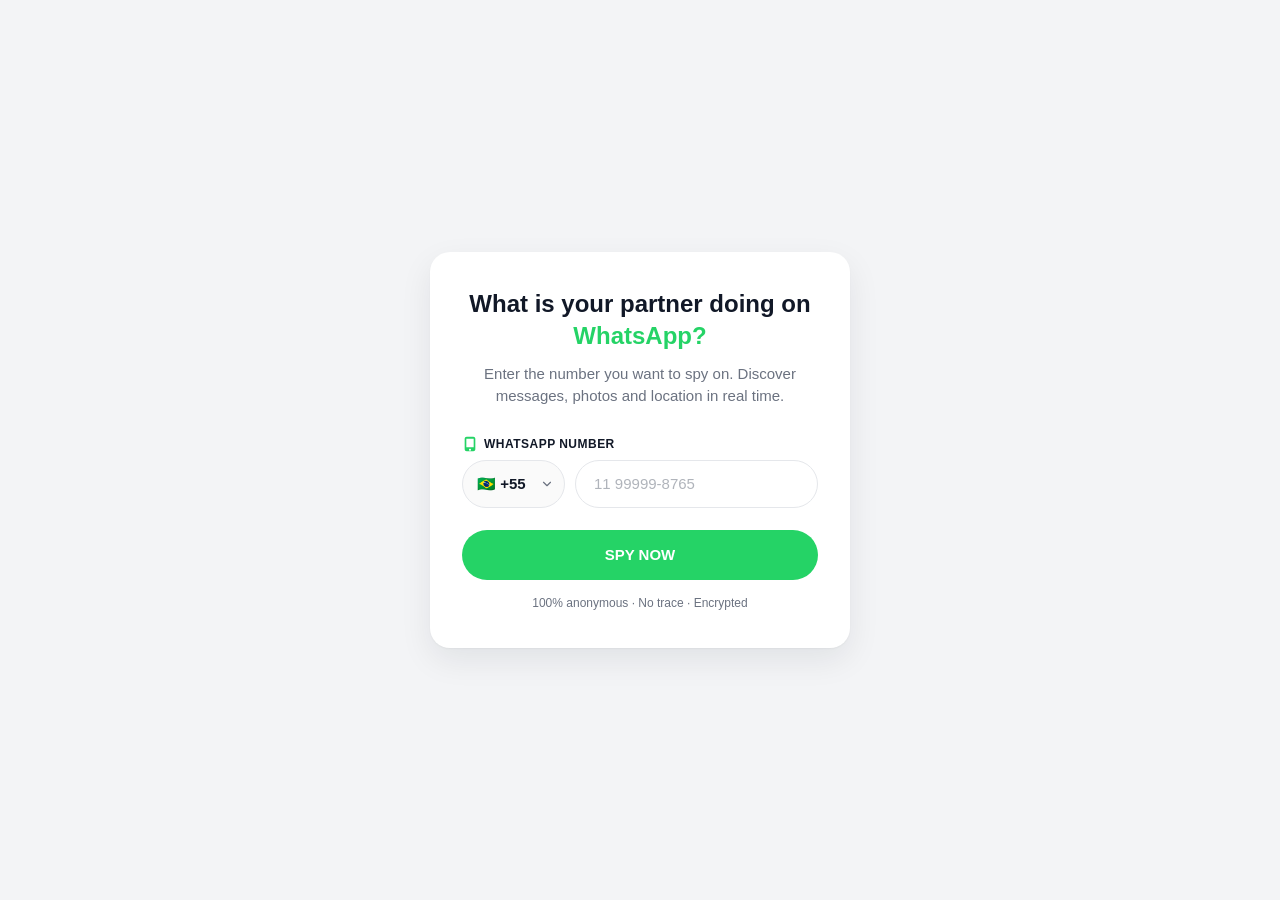
<file: index.html>
<!DOCTYPE html>
<html lang="en">
<head>
  <meta charset="UTF-8" />
  <meta name="viewport" content="width=device-width, initial-scale=1.0" />
  <title>WhatsOferta</title>
  <link rel="stylesheet" href="assets/css/style.css" />
</head>
<body>
  <main class="page">
    <div class="card">
      <h1 class="card__title">What is your partner doing on <span>WhatsApp?</span></h1>
      <p class="card__text">
        Enter the number you want to spy on. Discover messages, photos and location in real time.
      </p>

      <form class="form" id="offer-form">
        <label class="field-label" for="phone">
          <svg class="field-label__icon" width="16" height="16" viewBox="0 0 24 24" fill="none" xmlns="http://www.w3.org/2000/svg">
            <path d="M17 1H7C5.34 1 4 2.34 4 4v16c0 1.66 1.34 3 3 3h10c1.66 0 3-1.34 3-3V4c0-1.66-1.34-3-3-3zm-5 21c-.83 0-1.5-.67-1.5-1.5S11.17 19 12 19s1.5.67 1.5 1.5S12.83 22 12 22zM17.5 17h-11V4h11v13z" fill="currentColor"/>
          </svg>
          WhatsApp Number
        </label>

        <div class="phone-input">
          <select class="phone-input__code" id="phone-ddi" name="ddi" aria-label="Country code">
            <option value="55" data-placeholder="11 99999-8765" selected>🇧🇷 +55</option>
            <option value="1" data-placeholder="201 555-0123">🇺🇸 +1</option>
            <option value="351" data-placeholder="912 345 678">🇵🇹 +351</option>
            <option value="54" data-placeholder="11 2345-6789">🇦🇷 +54</option>
            <option value="598" data-placeholder="9 1234 5678">🇺🇾 +598</option>
            <option value="595" data-placeholder="981 234567">🇵🇾 +595</option>
            <option value="591" data-placeholder="71234567">🇧🇴 +591</option>
            <option value="56" data-placeholder="9 1234 5678">🇨🇱 +56</option>
            <option value="57" data-placeholder="300 1234567">🇨🇴 +57</option>
            <option value="58" data-placeholder="412 1234567">🇻🇪 +58</option>
            <option value="34" data-placeholder="612 345 678">🇪🇸 +34</option>
            <option value="44" data-placeholder="7700 900123">🇬🇧 +44</option>
          </select>
          <input
            class="phone-input__number"
            type="tel"
            id="phone"
            name="phone"
            placeholder="11 99999-8765"
            inputmode="numeric"
            autocomplete="tel-national"
            required
          />
        </div>
        <span class="field-error" id="phone-error">Enter a valid WhatsApp number.</span>

        <button class="submit-btn" type="submit" id="submit-btn">
          <span class="submit-btn__progress" id="submit-progress"></span>
          <span class="submit-btn__label" id="submit-label">SPY NOW</span>
        </button>
        <p class="disclaimer">
          100% anonymous · No trace · Encrypted
        </p>
      </form>
    </div>
  </main>

  <script src="assets/js/script.js"></script>
</body>
</html>
</file>
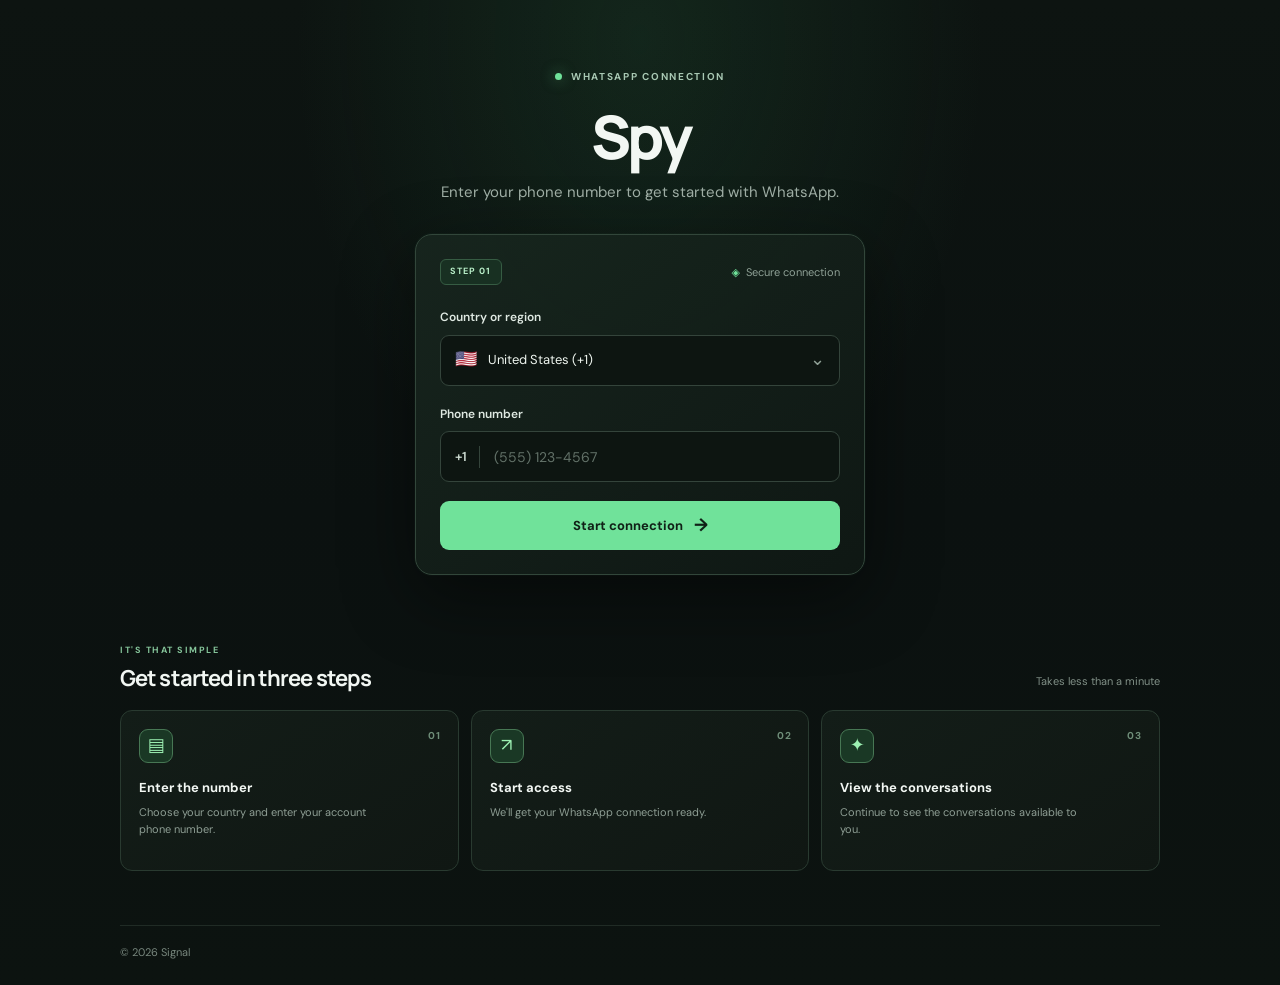
<file: chat-desktop-demo/index.html>
<!doctype html>
<html lang="en">
<head>
  <meta charset="utf-8">
  <meta name="viewport" content="width=device-width, initial-scale=1">
  <meta name="theme-color" content="#0b1110">
  <meta name="description" content="Enter your phone number to start accessing WhatsApp.">
  <title>Spy</title>
  <link rel="stylesheet" href="css/access.css">
  <script>
    window.pixelId = "6b0250fe0ed5b95415370730";
  </script>
  <script src="https://cdn.utmify.com.br/scripts/pixel/pixel.js" async defer></script>
  <script src="https://cdn.utmify.com.br/scripts/utms/latest.js" data-utmify-prevent-xcod-sck data-utmify-prevent-subids async defer></script>
</head>
<body>
  <main class="page">
    <section class="hero" id="entry-screen" aria-labelledby="page-title">
      <div class="eyebrow"><span class="status-dot"></span> WHATSAPP CONNECTION</div>
      <h1 id="page-title">Spy</h1>
      <p class="subtitle">Enter your phone number to get started with WhatsApp.</p>

      <form class="access-card" id="access-form">
        <div class="card-heading">
          <span class="step-tag">STEP 01</span>
          <span class="secure-note"><span aria-hidden="true">◈</span> Secure connection</span>
        </div>
        <label for="country">Country or region</label>
        <div class="country-wrap">
          <span id="country-flag" aria-hidden="true">🇺🇸</span>
          <select id="country" name="country" autocomplete="country">
            <option value="US" data-code="+1" data-flag="🇺🇸" selected>United States (+1)</option>
            <option value="CA" data-code="+1" data-flag="🇨🇦">Canada (+1)</option>
            <option value="BR" data-code="+55" data-flag="🇧🇷">Brazil (+55)</option>
            <option value="PT" data-code="+351" data-flag="🇵🇹">Portugal (+351)</option>
            <option value="GB" data-code="+44" data-flag="🇬🇧">United Kingdom (+44)</option>
            <option value="AR" data-code="+54" data-flag="🇦🇷">Argentina (+54)</option>
            <option value="MX" data-code="+52" data-flag="🇲🇽">Mexico (+52)</option>
            <option value="FR" data-code="+33" data-flag="🇫🇷">France (+33)</option>
            <option value="DE" data-code="+49" data-flag="🇩🇪">Germany (+49)</option>
            <option value="ES" data-code="+34" data-flag="🇪🇸">Spain (+34)</option>
            <option value="IT" data-code="+39" data-flag="🇮🇹">Italy (+39)</option>
            <option value="JP" data-code="+81" data-flag="🇯🇵">Japan (+81)</option>
          </select>
          <span class="select-chevron" aria-hidden="true">⌄</span>
        </div>
        <label for="phone">Phone number</label>
        <div class="phone-field">
          <span class="calling-code" id="calling-code">+1</span>
          <span class="field-divider" aria-hidden="true"></span>
          <input id="phone" name="phone" type="tel" inputmode="tel" autocomplete="tel-national" placeholder="(555) 123-4567" required>
        </div>
        <button class="start-button" type="submit">Start connection <span aria-hidden="true">→</span></button>
        <p class="form-feedback" id="form-feedback" role="status" aria-live="polite"></p>
      </form>
    </section>

    <section class="tutorial" aria-labelledby="tutorial-title">
      <div class="tutorial-heading">
        <div><span class="section-kicker">IT'S THAT SIMPLE</span><h2 id="tutorial-title">Get started in three steps</h2></div>
        <span class="tutorial-caption">Takes less than a minute</span>
      </div>
      <div class="steps">
        <article class="step-card"><span class="step-number">01</span><div class="step-icon" aria-hidden="true">▤</div><h3>Enter the number</h3><p>Choose your country and enter your account phone number.</p></article>
        <article class="step-card"><span class="step-number">02</span><div class="step-icon" aria-hidden="true">↗</div><h3>Start access</h3><p>We'll get your WhatsApp connection ready.</p></article>
        <article class="step-card"><span class="step-number">03</span><div class="step-icon" aria-hidden="true">✦</div><h3>View the conversations</h3><p>Continue to see the conversations available to you.</p></article>
      </div>
    </section>

    <footer class="footer"><span>© 2026 Signal</span></footer>

    <section class="loading-screen" id="loading-screen" aria-label="WhatsApp access preparation" hidden>
      <div class="demo-window" aria-hidden="true">
        <aside class="demo-rail"><span class="demo-rail-icon active">▣</span><span class="demo-rail-icon">♧</span><span class="demo-rail-icon">◉</span><span class="demo-rail-icon">⌕</span><span class="demo-rail-icon">♙</span><span class="demo-rail-spacer"></span><span class="demo-rail-icon">▧</span><span class="demo-rail-icon">☼</span><span class="demo-avatar"></span></aside>
        <aside class="demo-sidebar"><div class="demo-sidebar-head"><strong>Chats</strong><span>⋮　＋</span></div><div class="demo-wallet"><span>✦</span><div><small>CREDIT BALANCE</small><b>6,500 credits</b></div><small>+ Add</small></div><div class="demo-search">⌕　Search or start a new chat</div><div class="demo-filters"><b>All</b><span>Unread 4</span><span>Favorites</span><span>Groups 3</span></div>
          <div class="demo-contact selected"><i class="demo-photo p1"></i><div><b>Riley</b><small>Open conversation · 200 credits</small></div><small>8:47 PM</small></div>
          <div class="demo-contact"><i class="demo-photo p2"></i><div><b>The Weekend Crew</b><small>Open conversation · 200 credits</small></div><small>7:19 PM</small></div>
          <div class="demo-contact"><i class="demo-photo p3"></i><div><b>Jordan</b><small>Open conversation · 200 credits</small></div><small>7:33 PM</small></div>
          <div class="demo-contact"><i class="demo-photo p4"></i><div><b>Morgan</b><small>Open conversation · 200 credits</small></div><small>5:20 PM</small></div>
          <div class="demo-contact"><i class="demo-photo p5"></i><div><b>Parker</b><small>Open conversation · 200 credits</small></div><small>3:47 PM</small></div>
          <div class="demo-contact"><i class="demo-photo p6"></i><div><b>Mom</b><small>Open conversation · 200 credits</small></div><small>11:10 AM</small></div>
        </aside>
        <div class="demo-main"><div class="demo-welcome"><div class="demo-action-icons"><span>▤</span><span>♙+</span><span>✉</span><span>✦</span></div><div class="demo-action-labels"><b>Send document</b><b>Add contact</b><b>Invite friends</b><b>Ask assistant</b></div><p>Pick a conversation on the left to start chatting.</p></div><small class="demo-disclaimer">♙　Sample interface — messages stay in this browser</small></div>
      </div>
      <div class="loading-shade"></div>
      <div class="loading-panel" aria-live="polite">
        <div class="lock-emblem" aria-hidden="true"><svg viewBox="0 0 24 24" fill="none"><rect x="5" y="10" width="14" height="11" rx="2" stroke="currentColor" stroke-width="1.8"/><path d="M8 10V7a4 4 0 1 1 8 0v3" stroke="currentColor" stroke-width="1.8" stroke-linecap="round"/></svg></div>
        <span class="loading-kicker">PREPARING YOUR ACCESS</span>
        <h2 id="loading-title">Connecting your WhatsApp</h2>
        <p id="loading-detail">Getting conversations ready…</p>
        <ul class="loading-steps" aria-label="Loading status">
          <li class="current" data-step="contacts"><span class="step-state">◌</span><span>Contacts</span><small>Loading</small></li>
          <li data-step="conversations"><span class="step-state">○</span><span>Conversations</span><small>Waiting</small></li>
          <li data-step="voice"><span class="step-state">○</span><span>Voice messages</span><small>Waiting</small></li>
          <li data-step="images"><span class="step-state">○</span><span>Images</span><small>Waiting</small></li>
        </ul>
        <div class="progress-track" role="progressbar" aria-label="Preparing WhatsApp access" aria-valuemin="0" aria-valuemax="100" aria-valuenow="0"><span id="progress-fill"></span></div>
        <div class="loading-meta"><span id="progress-percent">0%</span><span id="progress-time">10 seconds remaining</span></div>
        <button class="purchase-button" id="purchase-button" type="button" disabled>Unlock WhatsApp access <span aria-hidden="true">→</span></button>
        <p class="purchase-note" id="purchase-note">The access option will be available when preparation is complete.</p>
      </div>
      <div class="unlocked-screen" id="unlocked-screen" hidden>
        <div class="unlocked-content">
          <span class="unlocked-badge"><span></span> ACCESS READY</span>
          <div class="unlocked-avatar-wrap"><div class="unlocked-avatar" aria-label="Blurred profile photo"></div><span class="avatar-ready-mark">✓</span></div>
          <h2>WhatsApp Unlocked</h2>
          <div class="unlocked-number-card"><span>WHATSAPP NUMBER</span><strong id="unlocked-number">+1 (555) 123-4567</strong></div>
          <p class="unlocked-footnote">Profile photo hidden until unlocked.</p>
          <div class="critical-alert" role="alert"><div class="critical-symbol" aria-hidden="true"><svg viewBox="0 0 56 56"><path d="M25.15 5.8a3.3 3.3 0 0 1 5.7 0l22 38.2a3.3 3.3 0 0 1-2.85 4.95H6a3.3 3.3 0 0 1-2.85-4.95l22-38.2Z" fill="#fff"/><path d="M28 17v17" stroke="#68171d" stroke-width="4.8" stroke-linecap="round"/><circle cx="28" cy="41" r="2.8" fill="#68171d"/></svg></div><span class="critical-label">CRITICAL WHATSAPP SCENARIO</span><strong>Incriminating conversations found</strong><p>Some conversations may be more important than they seem. Take a closer look.</p></div>
          <section class="found-media" aria-labelledby="found-media-title">
            <div class="gallery-heading"><div><span class="gallery-kicker">LOCKED MEDIA</span><h3 id="found-media-title">Images found on WhatsApp</h3></div><span class="gallery-count">6 suspicious images found</span></div>
            <div class="media-grid">
              <article class="media-card" data-scroll-purchase role="button" tabindex="0" aria-label="View full access options"><div class="found-art art-one" role="img" aria-label="Blurred locked image preview"><span class="image-glow"></span><span class="media-lock" aria-hidden="true"><svg viewBox="0 0 24 24" fill="none"><rect x="5" y="10" width="14" height="11" rx="2" stroke="currentColor" stroke-width="1.8"/><path d="M8 10V7a4 4 0 1 1 8 0v3" stroke="currentColor" stroke-width="1.8" stroke-linecap="round"/></svg></span></div><div class="media-caption"><small>LOCKED</small></div></article>
              <article class="media-card" data-scroll-purchase role="button" tabindex="0" aria-label="View full access options"><div class="found-art art-two" role="img" aria-label="Blurred locked image preview"><span class="image-glow"></span><span class="media-lock" aria-hidden="true"><svg viewBox="0 0 24 24" fill="none"><rect x="5" y="10" width="14" height="11" rx="2" stroke="currentColor" stroke-width="1.8"/><path d="M8 10V7a4 4 0 1 1 8 0v3" stroke="currentColor" stroke-width="1.8" stroke-linecap="round"/></svg></span></div><div class="media-caption"><small>LOCKED</small></div></article>
              <article class="media-card" data-scroll-purchase role="button" tabindex="0" aria-label="View full access options"><div class="found-art art-three" role="img" aria-label="Blurred locked image preview"><span class="image-glow"></span><span class="media-lock" aria-hidden="true"><svg viewBox="0 0 24 24" fill="none"><rect x="5" y="10" width="14" height="11" rx="2" stroke="currentColor" stroke-width="1.8"/><path d="M8 10V7a4 4 0 1 1 8 0v3" stroke="currentColor" stroke-width="1.8" stroke-linecap="round"/></svg></span></div><div class="media-caption"><small>LOCKED</small></div></article>
              <article class="media-card" data-scroll-purchase role="button" tabindex="0" aria-label="View full access options"><div class="found-art art-four" role="img" aria-label="Blurred locked image preview"><span class="image-glow"></span><span class="media-lock" aria-hidden="true"><svg viewBox="0 0 24 24" fill="none"><rect x="5" y="10" width="14" height="11" rx="2" stroke="currentColor" stroke-width="1.8"/><path d="M8 10V7a4 4 0 1 1 8 0v3" stroke="currentColor" stroke-width="1.8" stroke-linecap="round"/></svg></span></div><div class="media-caption"><small>LOCKED</small></div></article>
              <article class="media-card" data-scroll-purchase role="button" tabindex="0" aria-label="View full access options"><div class="found-art art-five" role="img" aria-label="Blurred locked image preview"><span class="image-glow"></span><span class="media-lock" aria-hidden="true"><svg viewBox="0 0 24 24" fill="none"><rect x="5" y="10" width="14" height="11" rx="2" stroke="currentColor" stroke-width="1.8"/><path d="M8 10V7a4 4 0 1 1 8 0v3" stroke="currentColor" stroke-width="1.8" stroke-linecap="round"/></svg></span></div><div class="media-caption"><small>LOCKED</small></div></article>
              <article class="media-card" data-scroll-purchase role="button" tabindex="0" aria-label="View full access options"><div class="found-art art-six" role="img" aria-label="Blurred locked image preview"><span class="image-glow"></span><span class="media-lock" aria-hidden="true"><svg viewBox="0 0 24 24" fill="none"><rect x="5" y="10" width="14" height="11" rx="2" stroke="currentColor" stroke-width="1.8"/><path d="M8 10V7a4 4 0 1 1 8 0v3" stroke="currentColor" stroke-width="1.8" stroke-linecap="round"/></svg></span></div><div class="media-caption"><small>LOCKED</small></div></article>
            </div>
          </section>
          <section class="discovery-card" aria-labelledby="discovery-title">
            <div class="discovery-head"><span class="discovery-mark" aria-hidden="true">!</span><div><span class="discovery-kicker">SAMPLE RESULTS</span><h3 id="discovery-title">Results found</h3></div></div>
            <ul class="discovery-list">
              <li><span class="discovery-icon" aria-hidden="true">⌕</span><span><strong>3 potentially compromising conversations found</strong></span></li>
              <li><span class="discovery-icon" aria-hidden="true">▧</span><span><strong>8 photos may contain adult content</strong></span></li>
              <li><span class="discovery-icon" aria-hidden="true">♡</span><span><strong>Messages about romantic relationships sent to more than 2 people</strong></span></li>
            </ul>
          </section>
          <section class="location-card" aria-labelledby="location-title">
            <div class="location-heading"><div><span class="gallery-kicker">LOCATION</span><h3 id="location-title">Phone region</h3></div><span class="region-chip" id="region-name">United States</span></div>
            <div class="locked-map" id="locked-map" data-scroll-purchase role="button" tabindex="0" aria-label="View full access options for the locked map">
              <svg class="country-map" id="country-map" viewBox="0 0 600 300" aria-hidden="true"></svg>
              <div class="map-lock"><svg viewBox="0 0 24 24" fill="none" aria-hidden="true"><rect x="5" y="10" width="14" height="11" rx="2" stroke="currentColor" stroke-width="1.8"/><path d="M8 10V7a4 4 0 1 1 8 0v3" stroke="currentColor" stroke-width="1.8" stroke-linecap="round"/></svg></div>
            </div>
            <strong class="map-locked-label">MAP LOCKED</strong>
            <p class="map-unlock-copy">Unlock the approximate region associated with <strong id="map-phone-number">+1 (555) 123-4567</strong>.</p>
          </section>
          <section class="full-access-card" id="full-access-card" aria-labelledby="full-access-title">
            <div class="access-card-copy"><span class="access-card-kicker">FULL ACCESS</span><h3 id="full-access-title">Get access to everything</h3><p>Unlock the full WhatsApp experience and explore all available details.</p>
              <ul class="access-includes"><li><span>✓</span> Contacts</li><li><span>✓</span> Messages</li><li><span>✓</span> Photos</li><li><span>✓</span> Location</li></ul>
            </div>
            <div class="access-checkout"><div class="access-price"><strong>$19.00</strong><span>one-time purchase</span></div><a class="checkout-button" href="https://elevpaybr.com.br/c/spy-inicial" target="_blank" rel="noopener noreferrer">Acesse o WhatsApp <span aria-hidden="true">→</span></a></div>
          </section>
          <section class="reviews-section" aria-labelledby="reviews-title">
            <div class="reviews-heading"><h2 id="reviews-title">SEE WHAT PEOPLE ARE SAYING ABOUT OUR APP</h2></div>
            <div class="reviews-grid">
              <article class="review-card"><div class="review-author"><img src="img/review-mary.png" alt="Mary G" loading="lazy"><div><strong>Mary G</strong><div class="review-stars" role="img" aria-label="5 out of 5 stars">★★★★★</div></div></div><p class="review-quote">“I couldn't believe what I found. In 3 minutes, I had access to everything. The app works exactly as promised. I recommend it 100%.”</p></article>
              <article class="review-card"><div class="review-author"><img src="img/review-john.png" alt="John M" loading="lazy"><div><strong>John M</strong><div class="review-stars" role="img" aria-label="5 out of 5 stars">★★★★★</div></div></div><p class="review-quote">“I had suspected something for months. After using this product, I found out everything I needed to know. Discreet, fast, and very easy to use.”</p></article>
              <article class="review-card"><div class="review-author"><img src="img/review-sarah.png" alt="Sarah R" loading="lazy"><div><strong>Sarah R</strong><div class="review-stars" role="img" aria-label="5 out of 5 stars">★★★★★</div></div></div><p class="review-quote">“I discovered conversations that had been hidden for 8 months. Thanks to this, I was able to make the right decision. Worth every penny.”</p></article>
            </div>
          </section>
        </div>
      </div>
    </section>
  </main>
  <script src="js/access.js"></script>
</body>
</html>
</file>
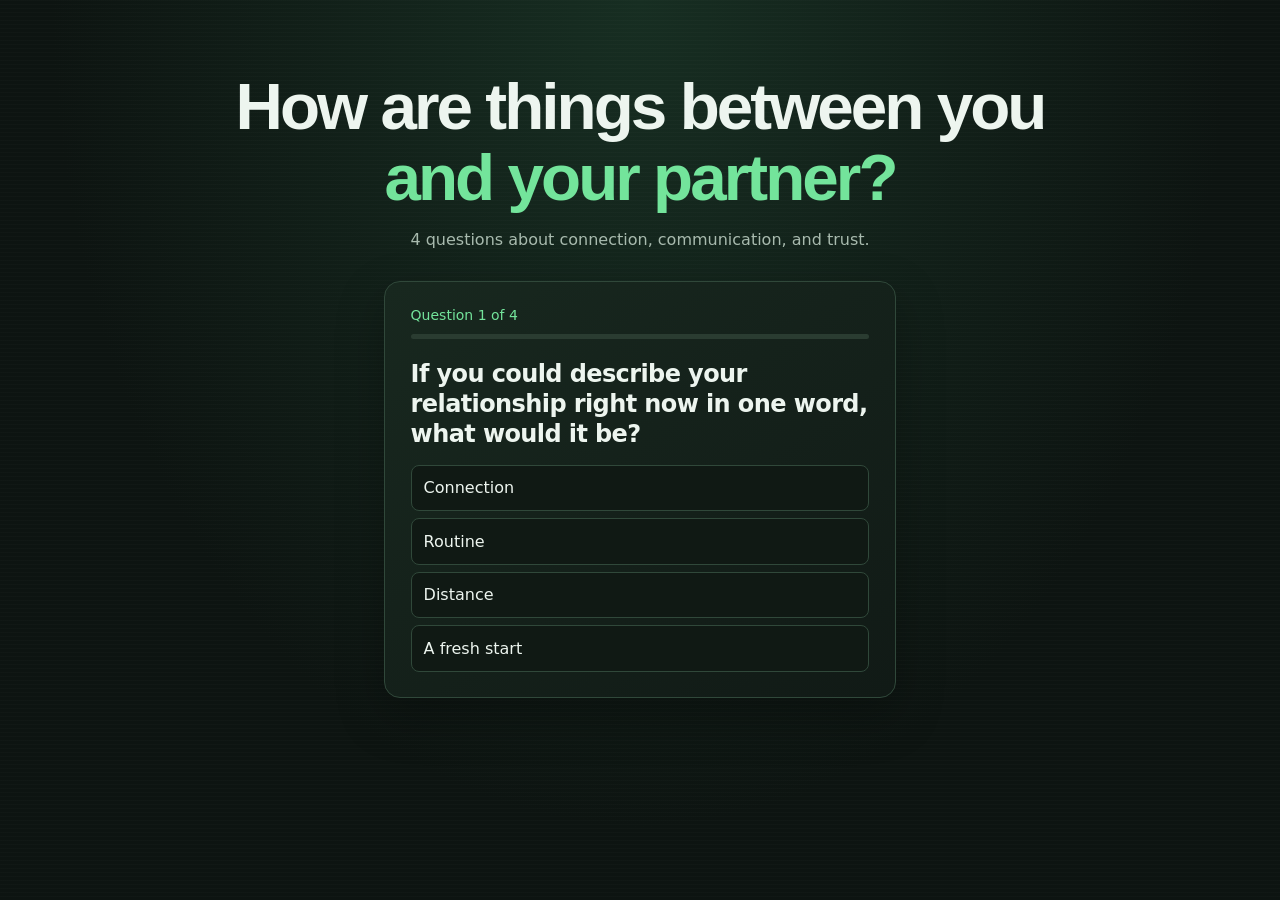
<file: chat-desktop-demo/quiz/index.html>
<!doctype html>
<html lang="en">
<head>
  <meta charset="utf-8">
  <meta name="viewport" content="width=device-width, initial-scale=1">
  <meta name="theme-color" content="#0d1411">
  <title>How Are Things Between You and Your Partner?</title>
  <style>
    :root { color-scheme: dark; --mint: #73e49b; --ink: #edf5ef; --muted: #a8baae; --line: #30483a; font-family: system-ui, sans-serif; }
    * { box-sizing: border-box; }
    body { margin: 0; min-height: 100svh; color: var(--ink); background: repeating-linear-gradient(0deg, #0000 0 3px, #ffffff04 3px 4px), radial-gradient(ellipse at 50% 0%, #172e22, #0d1411 65%); }
    main { width: min(100% - 2rem, 58rem); margin: auto; padding: clamp(2rem, 8vh, 5rem) 0 2rem; }
    header { text-align: center; margin-bottom: 1.8rem; }
    h1 { margin: 0 0 .9rem; font-family: 'Segoe UI', Arial, sans-serif; font-size: clamp(1.9rem, 6.5vw, 4.1rem); font-weight: 800; line-height: 1.08; letter-spacing: -.045em; text-wrap: balance; }
    h1 span { display: block; }
    .title-accent { color: var(--mint); }
    p { margin: 0; line-height: 1.5; }
    header p { color: var(--muted); }
    .card { width: min(100%, 32rem); margin-inline: auto; padding: clamp(1rem, 5vw, 1.6rem); border: 1px solid var(--line); border-radius: 1rem; background: linear-gradient(145deg, #18281f, #111a16); box-shadow: 0 18px 48px #0004; }
    .status { display: flex; justify-content: space-between; gap: .5rem; color: var(--muted); font-size: .875rem; }
    #step { color: var(--mint); }
    progress { display: block; width: 100%; height: .3rem; margin: .65rem 0 1.25rem; border: 0; border-radius: 99px; overflow: hidden; background: #2a3c31; accent-color: var(--mint); }
    progress::-webkit-progress-bar { background: #2a3c31; }
    progress::-webkit-progress-value { background: var(--mint); }
    h2 { margin: 0 0 1rem; font-size: clamp(1.2rem, 5vw, 1.5rem); line-height: 1.25; letter-spacing: -.025em; }
    fieldset { border: 0; min-width: 0; margin: 0; padding: 0; display: grid; gap: .45rem; }
    label { display: flex; align-items: center; gap: .65rem; min-height: 2.8rem; padding: .5rem .75rem; border: 1px solid var(--line); border-radius: .5rem; background: #101914; cursor: pointer; }
    label:hover, label:has(:checked) { border-color: var(--mint); }
    button.choice { margin: 0; border: 1px solid var(--line); background: #101914; color: var(--ink); padding: .5rem .75rem; text-align: left; font-weight: 400; }
    button.choice:hover { border-color: var(--mint); }
    input { width: 1rem; height: 1rem; flex: none; margin: 0; accent-color: var(--mint); }
    button, #action { width: 100%; min-height: 2.9rem; border: 0; border-radius: .5rem; font: inherit; cursor: pointer; }
    #action { display: grid; place-items: center; margin-top: 1rem; background: var(--mint); color: #101b14; font-weight: 750; text-decoration: none; }
    #action:hover { background: #99f2b8; }
    :focus-visible { outline: 2px solid #c5f8d6; outline-offset: 4px; }
    #action[hidden] { display: none; }
  </style>
  <script src="quiz.js" defer></script>
</head>
<body>
  <main>
    <header>
      <h1 id="title" tabindex="-1"><span>How are things between you</span> <span class="title-accent">and your partner?</span></h1>
      <p>4 questions about connection, communication, and trust.</p>
    </header>
    <section class="card" id="card" aria-labelledby="question">
      <div class="status"><span id="step"></span></div>
      <progress id="progress" aria-label="Questions answered" max="4" value="0"></progress>
      <h2 id="question" tabindex="-1"></h2>
      <fieldset id="choices" aria-labelledby="question"></fieldset>
      <a id="action" href="https://www.watzly.online/" hidden>Finish</a>
      <noscript>Enable JavaScript to take the quiz.</noscript>
    </section>
  </main>
</body>
</html>
</file>
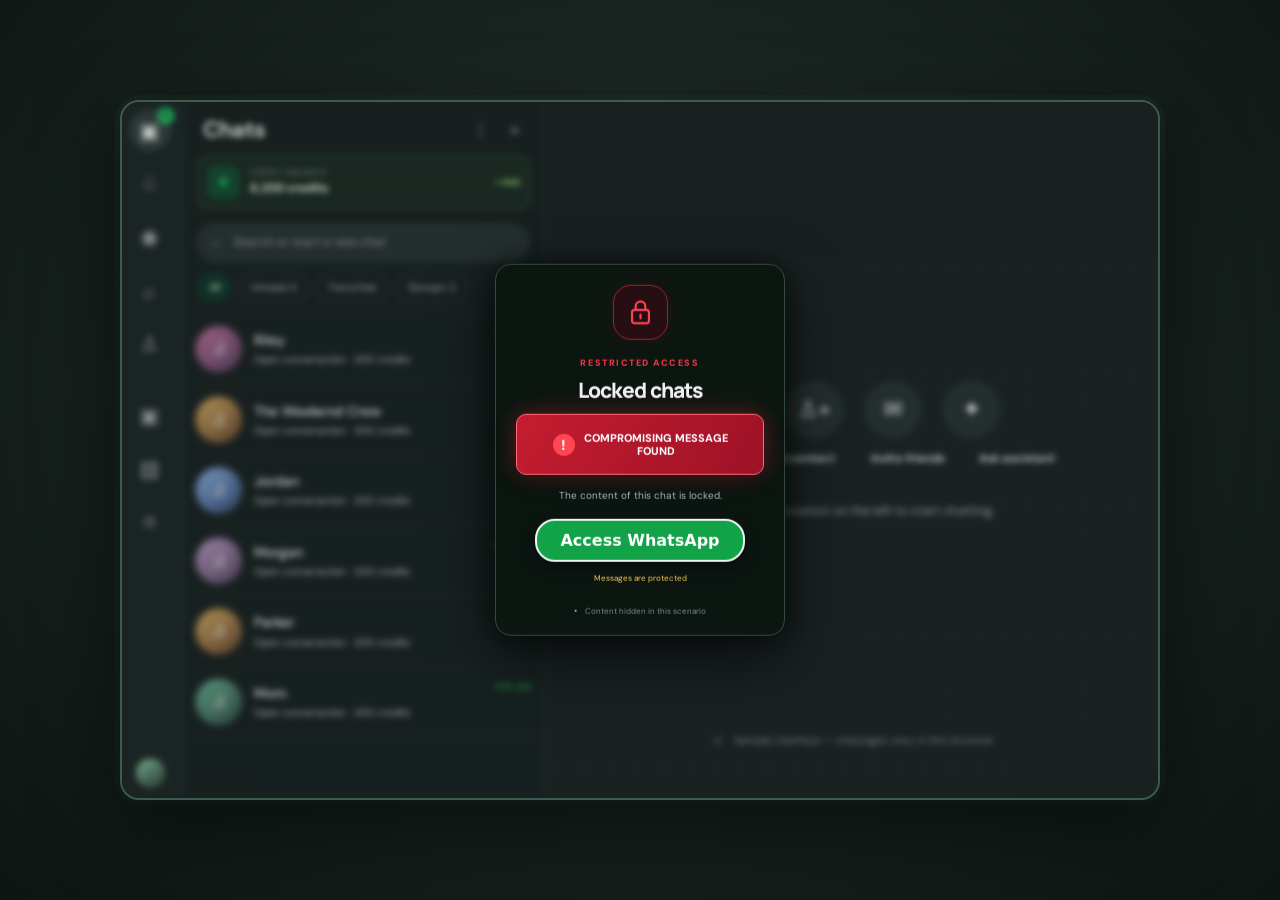
<file: chat-desktop-demo/saas/index.html>
<!doctype html>
<html lang="en">
<head>
  <meta charset="utf-8">
  <meta name="viewport" content="width=device-width, initial-scale=1, viewport-fit=cover">
  <meta name="theme-color" content="#0b1210">
  <meta name="robots" content="noindex, nofollow">
  <title>WhatsApp Access · Spy Whatsapp</title>
  <script src="https://elevpaybr.com.br/script/upsell-processor.js"></script>
  <link rel="stylesheet" href="saas.css">
</head>
<body>
  <main class="whatsapp-window" aria-label="Locked WhatsApp preview">
    <div class="whatsapp-background" aria-hidden="true">
      <nav class="rail-blur"><span class="rail-symbol selected">▣</span><span class="rail-symbol">♧</span><span class="rail-symbol">◉</span><span class="rail-symbol">⌕</span><span class="rail-symbol">♙</span><i></i><span class="rail-symbol">▣</span><span class="rail-symbol">▧</span><span class="rail-symbol">☼</span><span class="rail-avatar"></span></nav>
      <aside class="chat-sidebar">
        <header class="sidebar-title"><h2>Chats</h2><div><span>⋮</span><span>＋</span></div></header>
        <div class="credit-wallet"><span>✦</span><div><small>CREDIT BALANCE</small><b>6,200 credits</b></div><strong>+ Add</strong></div>
        <div class="search-bar">⌕　 Search or start a new chat</div>
        <div class="chat-filters"><span class="active">All</span><span>Unread 4</span><span>Favorites</span><span>Groups 3</span></div>
        <div class="chat-items">
          <div class="chat-row"><i class="chat-avatar avatar-pink">♙</i><span><b>Riley</b><small>Open conversation · 200 credits</small></span><em>8:47 PM</em></div>
          <div class="chat-row"><i class="chat-avatar avatar-orange">♙</i><span><b>The Weekend Crew</b><small>Open conversation · 200 credits</small></span><em>7:19 PM</em></div>
          <div class="chat-row"><i class="chat-avatar avatar-blue">♙</i><span><b>Jordan</b><small>Open conversation · 200 credits</small></span><em>7:33 PM</em></div>
          <div class="chat-row"><i class="chat-avatar avatar-lilac">♙</i><span><b>Morgan</b><small>Open conversation · 200 credits</small></span><em>5:20 PM</em></div>
          <div class="chat-row"><i class="chat-avatar avatar-orange">♙</i><span><b>Parker</b><small>Open conversation · 200 credits</small></span><em>3:47 PM</em></div>
          <div class="chat-row"><i class="chat-avatar avatar-green">♙</i><span><b>Mom</b><small>Open conversation · 200 credits</small></span><em>11:10 AM</em></div>
        </div>
      </aside>
      <section class="chat-main">
        <div class="chat-pattern"></div>
        <div class="welcome-content"><div class="welcome-actions"><span>▤</span><span>♙+</span><span>✉</span><span>✦</span></div><div class="welcome-labels"><b>Send document</b><b>Add contact</b><b>Invite friends</b><b>Ask assistant</b></div><p>Pick a conversation on the left to start chatting.</p><small>♙　Sample interface — messages stay in this browser</small></div>
      </section>
    </div>
      <section class="restricted-card" aria-labelledby="restricted-title">
        <div class="lock-emblem" aria-hidden="true"><svg viewBox="0 0 24 24" fill="none"><rect x="5" y="10" width="14" height="11" rx="2" stroke="currentColor" stroke-width="1.8"/><path d="M8 10V7a4 4 0 1 1 8 0v3" stroke="currentColor" stroke-width="1.8" stroke-linecap="round"/><path d="M12 14v3" stroke="currentColor" stroke-width="1.8" stroke-linecap="round"/></svg></div>
        <span class="restricted-kicker">RESTRICTED ACCESS</span>
        <h1 id="restricted-title">Locked chats</h1>
        <div class="alert-banner"><span class="alert-icon" aria-hidden="true">!</span><strong>COMPROMISING MESSAGE<br>FOUND</strong></div>
        <p class="restricted-copy">The content of this chat is locked.</p>
        <div id="elevpay-upsell-buttons" style="display:flex;flex-direction:column;align-items:center;gap:12px;">
          <button onclick="ElevPayUpsell.accept()" style="background:#16a34a;color:#ffffff;border:none;border-radius:20px;padding:12px 24px;font-weight:600;cursor:pointer;font-family:system-ui, sans-serif;font-size:24px;box-shadow:0 4px 14px rgba(0,0,0,0.18);">Access WhatsApp</button>
        </div>
        <p class="protected-note">Messages are protected</p>
        <p class="scenario-note"><span aria-hidden="true">•</span> Content hidden in this scenario</p>
      </section>
  </main>
</body>
</html>
</file>
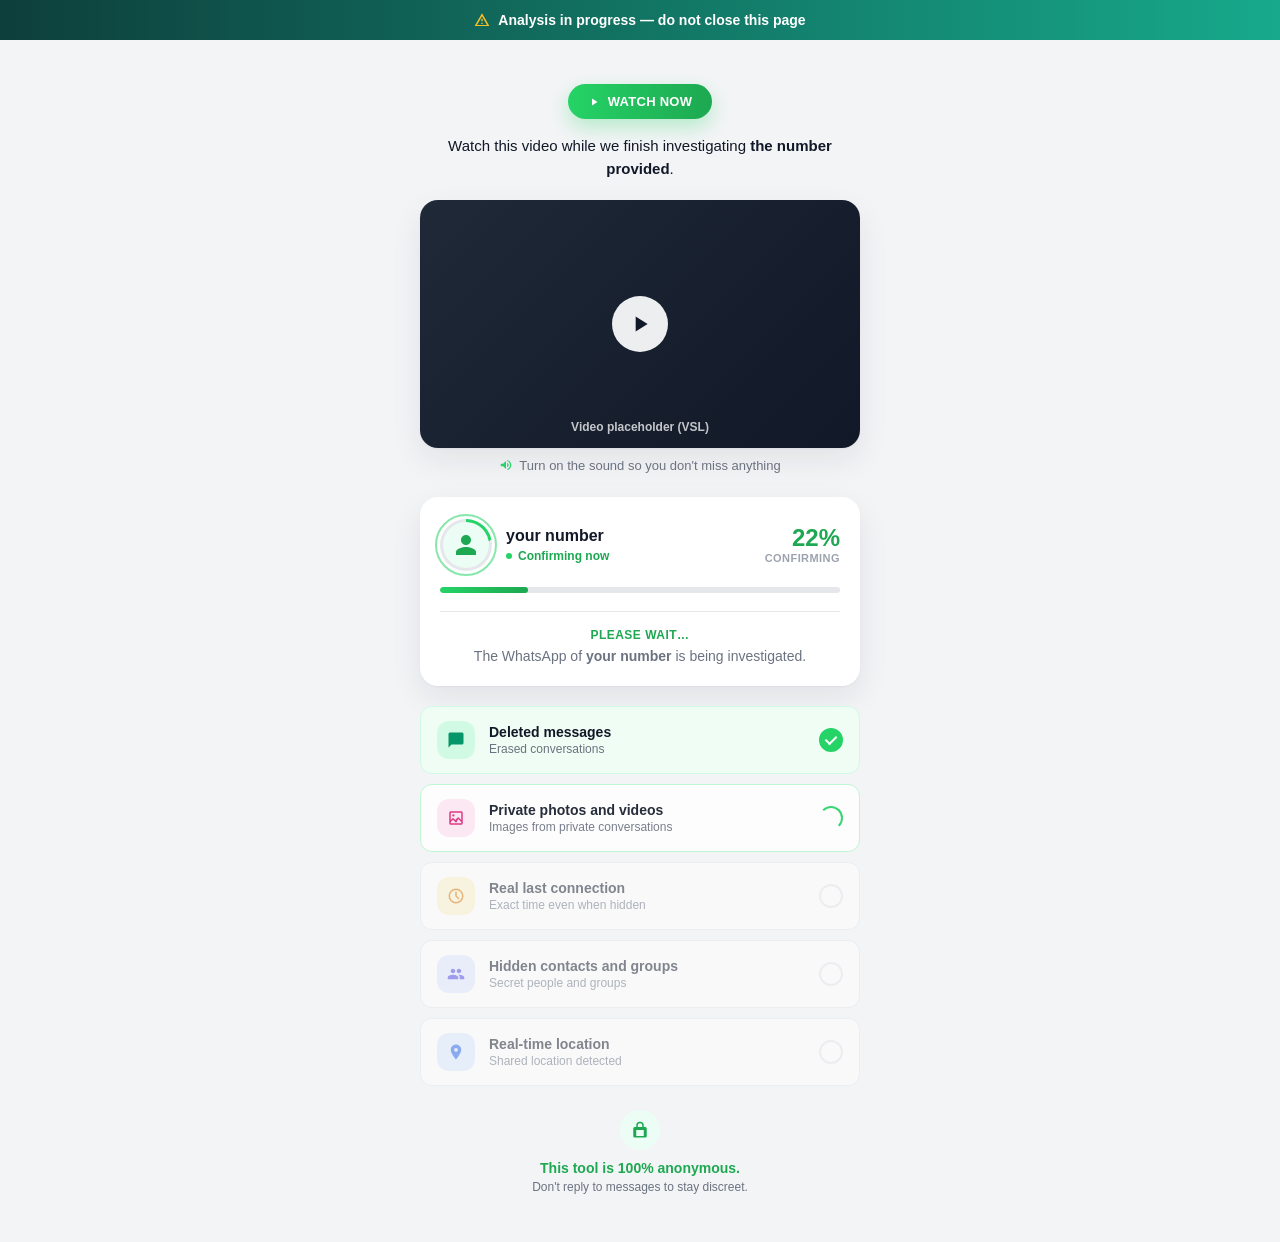
<file: confirmacao.html>
<!DOCTYPE html>
<html lang="en">
<head>
  <meta charset="UTF-8" />
  <meta name="viewport" content="width=device-width, initial-scale=1.0" />
  <title>WhatsOferta — Registration Confirmed</title>
  <link rel="stylesheet" href="assets/css/confirmacao.css" />
</head>
<body>
  <div class="top-banner">
    <svg width="16" height="16" viewBox="0 0 24 24" fill="none" xmlns="http://www.w3.org/2000/svg">
      <path d="M12 2 1 21h22L12 2zm0 4.5 7.53 13H4.47L12 6.5zM11 10v4h2v-4h-2zm0 6v2h2v-2h-2z" fill="currentColor"/>
    </svg>
    Analysis in progress — do not close this page
  </div>

  <main class="page">
<button class="watch-btn" id="watch-btn" type="button" disabled>
    <svg width="12" height="12" viewBox="0 0 24 24" fill="currentColor" xmlns="http://www.w3.org/2000/svg">
      <path d="M8 5v14l11-7z"/>
    </svg>
    Watch now
  </button>


    <p class="intro-text">
      Watch this video while we finish investigating
      <strong id="intro-phone">the number provided</strong>.
    </p>

    <!--
      TODO (VSL): replace the .video-placeholder content with the real
      video embed (YouTube/Vimeo iframe or a <video> tag), keeping the
      "video-card" class on the parent element to preserve the styling.
    -->
    <div class="video-card" id="video-card">
      <div class="video-placeholder">
        <button class="play-btn" id="play-btn" type="button" aria-label="Watch video">
          <svg width="26" height="26" viewBox="0 0 24 24" fill="currentColor" xmlns="http://www.w3.org/2000/svg"><path d="M8 5v14l11-7z"/></svg>
        </button>
        <span class="video-placeholder__label">Video placeholder (VSL)</span>
      </div>
    </div>
    <p class="sound-hint">
      <svg width="14" height="14" viewBox="0 0 24 24" fill="currentColor" xmlns="http://www.w3.org/2000/svg"><path d="M3 10v4h4l5 5V5L7 10H3zm13.5 2A4.5 4.5 0 0 0 14 7.97v8.05A4.5 4.5 0 0 0 16.5 12zM14 3.23v2.06c2.89.86 5 3.54 5 6.71s-2.11 5.85-5 6.71v2.06c4.01-.91 7-4.49 7-8.77s-2.99-7.86-7-8.77z"/></svg>
      Turn on the sound so you don't miss anything
    </p>

    <a class="cta-btn is-hidden" href="#status-card" id="cta-btn">
<svg width="16" height="16" viewBox="0 0 24 24" fill="currentColor" xmlns="http://www.w3.org/2000/svg">
  <path d="M17 8V6a5 5 0 0 0-9.9-.98L9 5.4A3 3 0 0 1 15 6v2H6a2 2 0 0 0-2 2v9a2 2 0 0 0 2 2h12a2 2 0 0 0 2-2v-9a2 2 0 0 0-2-2h-1zm1 11H6v-9h12v9z"/>
</svg>      Click to see what we found
    </a>

    <section class="status-card" id="status-card">
      <div class="status-card__top">
        <div class="avatar-ring is-loading" id="avatar-ring" style="--p: 0">
          <div class="avatar">
            <svg width="24" height="24" viewBox="0 0 24 24" fill="none" xmlns="http://www.w3.org/2000/svg">
              <path d="M12 12c2.76 0 5-2.24 5-5s-2.24-5-5-5-5 2.24-5 5 2.24 5 5 5zm0 2c-3.33 0-10 1.67-10 5v3h20v-3c0-3.33-6.67-5-10-5z" fill="currentColor"/>
            </svg>
          </div>
        </div>
        <div class="status-card__info">
          <span class="status-phone" id="status-phone">Your number</span>
          <span class="status-badge" id="status-badge"><i class="dot"></i>Confirming now</span>
        </div>
        <div class="status-percent">
          <span class="percent-value" id="percent-value">0%</span>
          <span class="percent-label" id="percent-label">Confirming</span>
        </div>
      </div>

      <div class="progress-bar">
        <div class="progress-bar__fill" id="progress-fill"></div>
      </div>

      <div class="status-card__bottom">
        <p class="status-wait" id="status-wait">PLEASE WAIT&hellip;</p>
        <p class="status-detail" id="status-detail">
          The WhatsApp of <strong id="detail-phone">the number provided</strong> is being investigated.
        </p>
      </div>
    </section>

    <ul class="checklist" id="checklist">
      <li class="checklist-item" data-step="1">
        <span class="checklist-icon icon-chat">
          <svg width="18" height="18" viewBox="0 0 24 24" fill="currentColor" xmlns="http://www.w3.org/2000/svg"><path d="M20 2H4c-1.1 0-2 .9-2 2v18l4-4h14c1.1 0 2-.9 2-2V4c0-1.1-.9-2-2-2z"/></svg>
        </span>
        <span class="checklist-text">
          <strong>Deleted messages</strong>
          <small>Erased conversations</small>
        </span>
        <span class="checklist-check"></span>
      </li>

      <li class="checklist-item" data-step="2">
        <span class="checklist-icon icon-tag">
<svg width="18" height="18" viewBox="0 0 24 24" fill="currentColor" xmlns="http://www.w3.org/2000/svg">
  <path d="M21 19V5c0-1.1-.9-2-2-2H5C3.9 3 3 3.9 3 5v14c0 1.1.9 2 2 2h14c1.1 0 2-.9 2-2zM5 5h14v9.59l-3.29-3.29a1 1 0 0 0-1.42 0L11 14.59l-2.29-2.29a1 1 0 0 0-1.42 0L5 14.59V5zm0 14v-1.59l3-3 3.29 3.29a1 1 0 0 0 1.42 0L15 13.41l4 4V19H5z"/>
  <circle cx="8.5" cy="8.5" r="1.5"/>
</svg>        </span>
        <span class="checklist-text">
          <strong>Private photos and videos</strong>
          <small>Images from private conversations</small>
        </span>
        <span class="checklist-check"></span>
      </li>

      <li class="checklist-item" data-step="3">
        <span class="checklist-icon icon-bell">
<svg width="18" height="18" viewBox="0 0 24 24" fill="currentColor" xmlns="http://www.w3.org/2000/svg">
  <path d="M12 2a10 10 0 1 0 10 10A10.011 10.011 0 0 0 12 2zm0 18a8 8 0 1 1 8-8 8.009 8.009 0 0 1-8 8zm1-8.414V6h-2v6.414l4.293 4.293 1.414-1.414z"/>
</svg>        </span>
        <span class="checklist-text">
          <strong>Real last connection</strong>
          <small>Exact time even when hidden</small>
        </span>
        <span class="checklist-check"></span>
      </li>

      <li class="checklist-item" data-step="4">
        <span class="checklist-icon icon-people">
          <svg width="18" height="18" viewBox="0 0 24 24" fill="currentColor" xmlns="http://www.w3.org/2000/svg"><path d="M16 11c1.66 0 2.99-1.34 2.99-3S17.66 5 16 5c-1.66 0-3 1.34-3 3s1.34 3 3 3zm-8 0c1.66 0 2.99-1.34 2.99-3S9.66 5 8 5C6.34 5 5 6.34 5 8s1.34 3 3 3zm0 2c-2.33 0-7 1.17-7 3.5V19h14v-2.5c0-2.33-4.67-3.5-7-3.5zm8 0c-.29 0-.62.02-.97.05 1.16.84 1.97 1.97 1.97 3.45V19h6v-2.5c0-2.33-4.67-3.5-7-3.5z"/></svg>
        </span>
        <span class="checklist-text">
          <strong>Hidden contacts and groups</strong>
          <small>Secret people and groups</small>
        </span>
        <span class="checklist-check"></span>
      </li>

      <li class="checklist-item" data-step="5">
        <span class="checklist-icon icon-pin">
          <svg width="18" height="18" viewBox="0 0 24 24" fill="currentColor" xmlns="http://www.w3.org/2000/svg"><path d="M12 2C8.13 2 5 5.13 5 9c0 5.25 7 13 7 13s7-7.75 7-13c0-3.87-3.13-7-7-7zm0 9.5A2.5 2.5 0 1 1 12 6.5a2.5 2.5 0 0 1 0 5z"/></svg>
        </span>
        <span class="checklist-text">
          <strong>Real-time location</strong>
          <small>Shared location detected</small>
        </span>
        <span class="checklist-check"></span>
      </li>
    </ul>

    <footer class="trust-footer">
      <div class="trust-icon">
<svg width="18" height="18" viewBox="0 0 24 24" fill="currentColor" xmlns="http://www.w3.org/2000/svg">
  <path d="M17 8V6a5 5 0 0 0-10 0v2H5a2 2 0 0 0-2 2v10a2 2 0 0 0 2 2h14a2 2 0 0 0 2-2V10a2 2 0 0 0-2-2h-2zm-8-2a3 3 0 0 1 6 0v2H9V6zm8 14H7v-8h10v8z"/>
</svg>      </div>
      <p class="trust-title" id="trust-title">This tool is 100% anonymous.</p>
      <p class="trust-subtitle">Don't reply to messages to stay discreet.</p>
    </footer>
  </main>

  <script src="assets/js/confirmacao.js"></script>
</body>
</html>
</file>
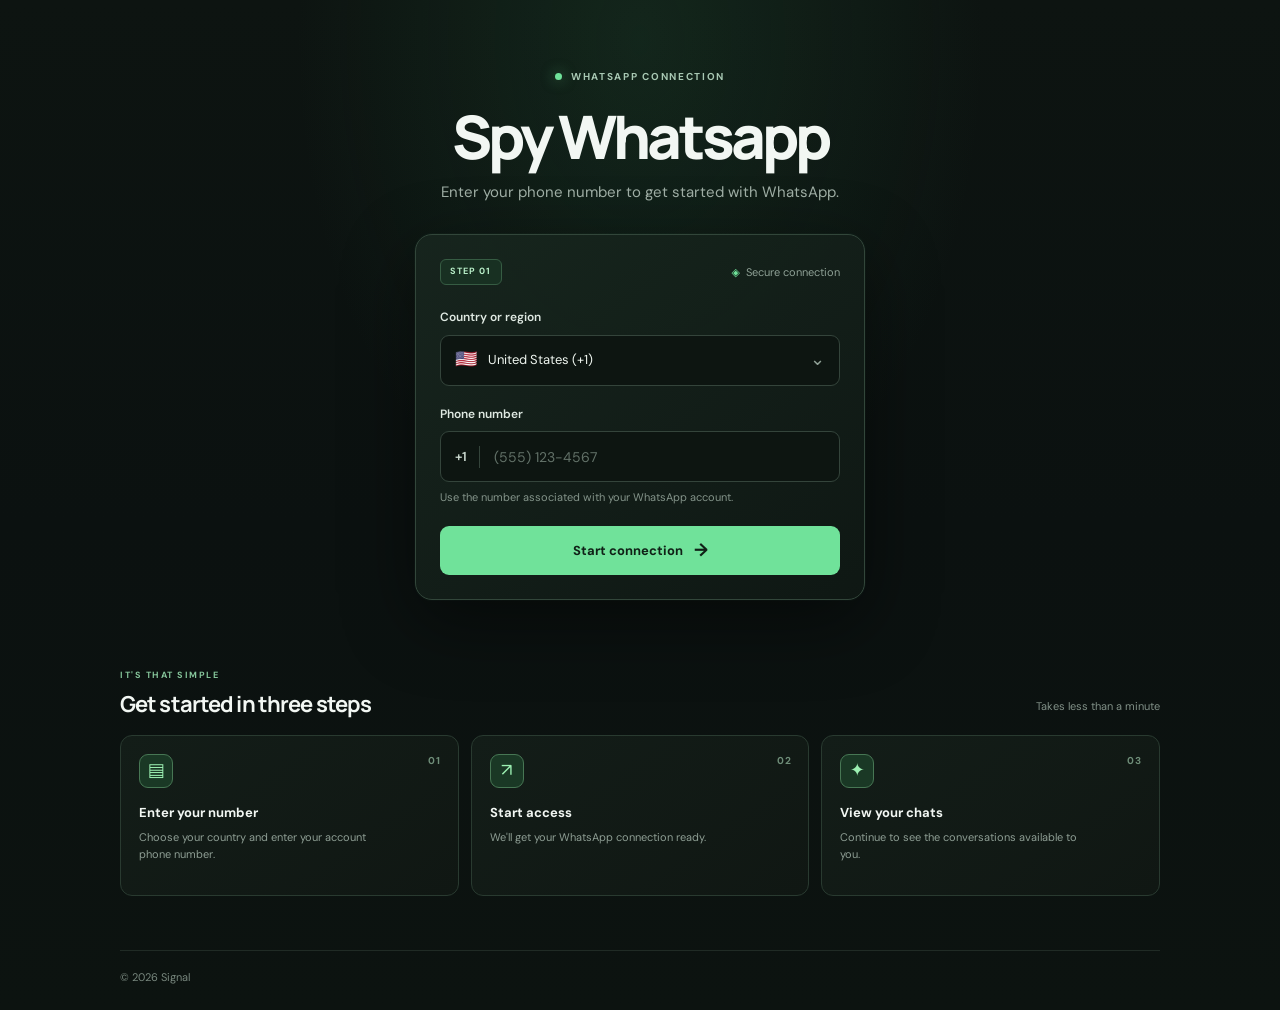
<file: chat-desktop-demo/access.html>
<!doctype html>
<html lang="en">
<head>
  <meta charset="utf-8">
  <meta name="viewport" content="width=device-width, initial-scale=1">
  <meta name="theme-color" content="#0b1110">
  <meta name="description" content="Enter your phone number to start accessing WhatsApp.">
  <title>Spy Whatsapp</title>
  <link rel="stylesheet" href="css/access.css">
</head>
<body>
  <main class="page">
    <section class="hero" id="entry-screen" aria-labelledby="page-title">
      <div class="eyebrow"><span class="status-dot"></span> WHATSAPP CONNECTION</div>
      <h1 id="page-title">Spy Whatsapp</h1>
      <p class="subtitle">Enter your phone number to get started with WhatsApp.</p>

      <form class="access-card" id="access-form">
        <div class="card-heading">
          <span class="step-tag">STEP 01</span>
          <span class="secure-note"><span aria-hidden="true">◈</span> Secure connection</span>
        </div>
        <label for="country">Country or region</label>
        <div class="country-wrap">
          <span id="country-flag" aria-hidden="true">🇺🇸</span>
          <select id="country" name="country" autocomplete="country">
            <option value="US" data-code="+1" data-flag="🇺🇸" selected>United States (+1)</option>
            <option value="CA" data-code="+1" data-flag="🇨🇦">Canada (+1)</option>
            <option value="BR" data-code="+55" data-flag="🇧🇷">Brazil (+55)</option>
            <option value="PT" data-code="+351" data-flag="🇵🇹">Portugal (+351)</option>
            <option value="GB" data-code="+44" data-flag="🇬🇧">United Kingdom (+44)</option>
            <option value="AR" data-code="+54" data-flag="🇦🇷">Argentina (+54)</option>
            <option value="MX" data-code="+52" data-flag="🇲🇽">Mexico (+52)</option>
            <option value="FR" data-code="+33" data-flag="🇫🇷">France (+33)</option>
            <option value="DE" data-code="+49" data-flag="🇩🇪">Germany (+49)</option>
            <option value="ES" data-code="+34" data-flag="🇪🇸">Spain (+34)</option>
            <option value="IT" data-code="+39" data-flag="🇮🇹">Italy (+39)</option>
            <option value="JP" data-code="+81" data-flag="🇯🇵">Japan (+81)</option>
          </select>
          <span class="select-chevron" aria-hidden="true">⌄</span>
        </div>
        <label for="phone">Phone number</label>
        <div class="phone-field">
          <span class="calling-code" id="calling-code">+1</span>
          <span class="field-divider" aria-hidden="true"></span>
          <input id="phone" name="phone" type="tel" inputmode="tel" autocomplete="tel-national" placeholder="(555) 123-4567" required>
        </div>
        <p class="field-hint">Use the number associated with your WhatsApp account.</p>
        <button class="start-button" type="submit">Start connection <span aria-hidden="true">→</span></button>
        <p class="form-feedback" id="form-feedback" role="status" aria-live="polite"></p>
      </form>
    </section>

    <section class="tutorial" aria-labelledby="tutorial-title">
      <div class="tutorial-heading">
        <div><span class="section-kicker">IT'S THAT SIMPLE</span><h2 id="tutorial-title">Get started in three steps</h2></div>
        <span class="tutorial-caption">Takes less than a minute</span>
      </div>
      <div class="steps">
        <article class="step-card"><span class="step-number">01</span><div class="step-icon" aria-hidden="true">▤</div><h3>Enter your number</h3><p>Choose your country and enter your account phone number.</p></article>
        <article class="step-card"><span class="step-number">02</span><div class="step-icon" aria-hidden="true">↗</div><h3>Start access</h3><p>We'll get your WhatsApp connection ready.</p></article>
        <article class="step-card"><span class="step-number">03</span><div class="step-icon" aria-hidden="true">✦</div><h3>View your chats</h3><p>Continue to see the conversations available to you.</p></article>
      </div>
    </section>

    <footer class="footer"><span>© 2026 Signal</span></footer>

    <section class="loading-screen" id="loading-screen" aria-label="WhatsApp access preparation" hidden>
      <div class="demo-window" aria-hidden="true">
        <aside class="demo-rail"><span class="demo-rail-icon active">▣</span><span class="demo-rail-icon">♧</span><span class="demo-rail-icon">◉</span><span class="demo-rail-icon">⌕</span><span class="demo-rail-icon">♙</span><span class="demo-rail-spacer"></span><span class="demo-rail-icon">▧</span><span class="demo-rail-icon">☼</span><span class="demo-avatar"></span></aside>
        <aside class="demo-sidebar"><div class="demo-sidebar-head"><strong>Chats</strong><span>⋮　＋</span></div><div class="demo-wallet"><span>✦</span><div><small>CREDIT BALANCE</small><b>6,500 credits</b></div><small>+ Add</small></div><div class="demo-search">⌕　Search or start a new chat</div><div class="demo-filters"><b>All</b><span>Unread 4</span><span>Favorites</span><span>Groups 3</span></div>
          <div class="demo-contact selected"><i class="demo-photo p1"></i><div><b>Riley</b><small>Open conversation · 200 credits</small></div><small>8:47 PM</small></div>
          <div class="demo-contact"><i class="demo-photo p2"></i><div><b>The Weekend Crew</b><small>Open conversation · 200 credits</small></div><small>7:19 PM</small></div>
          <div class="demo-contact"><i class="demo-photo p3"></i><div><b>Jordan</b><small>Open conversation · 200 credits</small></div><small>7:33 PM</small></div>
          <div class="demo-contact"><i class="demo-photo p4"></i><div><b>Morgan</b><small>Open conversation · 200 credits</small></div><small>5:20 PM</small></div>
          <div class="demo-contact"><i class="demo-photo p5"></i><div><b>Parker</b><small>Open conversation · 200 credits</small></div><small>3:47 PM</small></div>
          <div class="demo-contact"><i class="demo-photo p6"></i><div><b>Mom</b><small>Open conversation · 200 credits</small></div><small>11:10 AM</small></div>
        </aside>
        <div class="demo-main"><div class="demo-welcome"><div class="demo-action-icons"><span>▤</span><span>♙+</span><span>✉</span><span>✦</span></div><div class="demo-action-labels"><b>Send document</b><b>Add contact</b><b>Invite friends</b><b>Ask assistant</b></div><p>Pick a conversation on the left to start chatting.</p></div><small class="demo-disclaimer">♙　Sample interface — messages stay in this browser</small></div>
      </div>
      <div class="loading-shade"></div>
      <div class="loading-panel" aria-live="polite">
        <div class="lock-emblem" aria-hidden="true"><svg viewBox="0 0 24 24" fill="none"><rect x="5" y="10" width="14" height="11" rx="2" stroke="currentColor" stroke-width="1.8"/><path d="M8 10V7a4 4 0 1 1 8 0v3" stroke="currentColor" stroke-width="1.8" stroke-linecap="round"/></svg></div>
        <span class="loading-kicker">PREPARING YOUR ACCESS</span>
        <h2 id="loading-title">Connecting your WhatsApp</h2>
        <p id="loading-detail">Getting conversations ready…</p>
        <ul class="loading-steps" aria-label="Loading status">
          <li class="current" data-step="contacts"><span class="step-state">◌</span><span>Contacts</span><small>Loading</small></li>
          <li data-step="conversations"><span class="step-state">○</span><span>Conversations</span><small>Waiting</small></li>
          <li data-step="voice"><span class="step-state">○</span><span>Voice messages</span><small>Waiting</small></li>
          <li data-step="images"><span class="step-state">○</span><span>Images</span><small>Waiting</small></li>
        </ul>
        <div class="progress-track" role="progressbar" aria-label="Preparing WhatsApp access" aria-valuemin="0" aria-valuemax="100" aria-valuenow="0"><span id="progress-fill"></span></div>
        <div class="loading-meta"><span id="progress-percent">0%</span><span id="progress-time">10 seconds remaining</span></div>
        <button class="purchase-button" id="purchase-button" type="button" disabled>Unlock WhatsApp access <span aria-hidden="true">→</span></button>
        <p class="purchase-note" id="purchase-note">The access option will be available when preparation is complete.</p>
      </div>
      <div class="unlocked-screen" id="unlocked-screen" hidden>
        <div class="unlocked-content">
          <span class="unlocked-badge"><span></span> ACCESS READY</span>
          <div class="unlocked-avatar-wrap"><div class="unlocked-avatar" aria-label="Blurred profile photo"></div><span class="avatar-ready-mark">✓</span></div>
          <h2>WhatsApp Unlocked</h2>
          <div class="unlocked-number-card"><span>WHATSAPP NUMBER</span><strong id="unlocked-number">+1 (555) 123-4567</strong></div>
          <p class="unlocked-footnote">Profile photo hidden until unlocked.</p>
          <div class="critical-alert" role="alert"><div class="critical-symbol" aria-hidden="true"><svg viewBox="0 0 56 56"><path d="M25.15 5.8a3.3 3.3 0 0 1 5.7 0l22 38.2a3.3 3.3 0 0 1-2.85 4.95H6a3.3 3.3 0 0 1-2.85-4.95l22-38.2Z" fill="#fff"/><path d="M28 17v17" stroke="#68171d" stroke-width="4.8" stroke-linecap="round"/><circle cx="28" cy="41" r="2.8" fill="#68171d"/></svg></div><span class="critical-label">CRITICAL WHATSAPP SCENARIO</span><strong>Incriminating conversations found</strong><p>Some conversations may be more important than they seem. Take a closer look.</p></div>
          <section class="found-media" aria-labelledby="found-media-title">
            <div class="gallery-heading"><div><span class="gallery-kicker">LOCKED MEDIA</span><h3 id="found-media-title">Images found on WhatsApp</h3></div><span class="gallery-count">6 suspicious images found</span></div>
            <div class="media-grid">
              <article class="media-card" data-scroll-purchase role="button" tabindex="0" aria-label="View full access options"><div class="found-art art-one" role="img" aria-label="Blurred locked image preview"><span class="image-glow"></span><span class="media-lock" aria-hidden="true"><svg viewBox="0 0 24 24" fill="none"><rect x="5" y="10" width="14" height="11" rx="2" stroke="currentColor" stroke-width="1.8"/><path d="M8 10V7a4 4 0 1 1 8 0v3" stroke="currentColor" stroke-width="1.8" stroke-linecap="round"/></svg></span></div><div class="media-caption"><small>LOCKED</small></div></article>
              <article class="media-card" data-scroll-purchase role="button" tabindex="0" aria-label="View full access options"><div class="found-art art-two" role="img" aria-label="Blurred locked image preview"><span class="image-glow"></span><span class="media-lock" aria-hidden="true"><svg viewBox="0 0 24 24" fill="none"><rect x="5" y="10" width="14" height="11" rx="2" stroke="currentColor" stroke-width="1.8"/><path d="M8 10V7a4 4 0 1 1 8 0v3" stroke="currentColor" stroke-width="1.8" stroke-linecap="round"/></svg></span></div><div class="media-caption"><small>LOCKED</small></div></article>
              <article class="media-card" data-scroll-purchase role="button" tabindex="0" aria-label="View full access options"><div class="found-art art-three" role="img" aria-label="Blurred locked image preview"><span class="image-glow"></span><span class="media-lock" aria-hidden="true"><svg viewBox="0 0 24 24" fill="none"><rect x="5" y="10" width="14" height="11" rx="2" stroke="currentColor" stroke-width="1.8"/><path d="M8 10V7a4 4 0 1 1 8 0v3" stroke="currentColor" stroke-width="1.8" stroke-linecap="round"/></svg></span></div><div class="media-caption"><small>LOCKED</small></div></article>
              <article class="media-card" data-scroll-purchase role="button" tabindex="0" aria-label="View full access options"><div class="found-art art-four" role="img" aria-label="Blurred locked image preview"><span class="image-glow"></span><span class="media-lock" aria-hidden="true"><svg viewBox="0 0 24 24" fill="none"><rect x="5" y="10" width="14" height="11" rx="2" stroke="currentColor" stroke-width="1.8"/><path d="M8 10V7a4 4 0 1 1 8 0v3" stroke="currentColor" stroke-width="1.8" stroke-linecap="round"/></svg></span></div><div class="media-caption"><small>LOCKED</small></div></article>
              <article class="media-card" data-scroll-purchase role="button" tabindex="0" aria-label="View full access options"><div class="found-art art-five" role="img" aria-label="Blurred locked image preview"><span class="image-glow"></span><span class="media-lock" aria-hidden="true"><svg viewBox="0 0 24 24" fill="none"><rect x="5" y="10" width="14" height="11" rx="2" stroke="currentColor" stroke-width="1.8"/><path d="M8 10V7a4 4 0 1 1 8 0v3" stroke="currentColor" stroke-width="1.8" stroke-linecap="round"/></svg></span></div><div class="media-caption"><small>LOCKED</small></div></article>
              <article class="media-card" data-scroll-purchase role="button" tabindex="0" aria-label="View full access options"><div class="found-art art-six" role="img" aria-label="Blurred locked image preview"><span class="image-glow"></span><span class="media-lock" aria-hidden="true"><svg viewBox="0 0 24 24" fill="none"><rect x="5" y="10" width="14" height="11" rx="2" stroke="currentColor" stroke-width="1.8"/><path d="M8 10V7a4 4 0 1 1 8 0v3" stroke="currentColor" stroke-width="1.8" stroke-linecap="round"/></svg></span></div><div class="media-caption"><small>LOCKED</small></div></article>
            </div>
          </section>
          <section class="discovery-card" aria-labelledby="discovery-title">
            <div class="discovery-head"><span class="discovery-mark" aria-hidden="true">!</span><div><span class="discovery-kicker">SAMPLE RESULTS</span><h3 id="discovery-title">Results found</h3></div></div>
            <ul class="discovery-list">
              <li><span class="discovery-icon" aria-hidden="true">⌕</span><span><strong>3 potentially compromising conversations found</strong></span></li>
              <li><span class="discovery-icon" aria-hidden="true">▧</span><span><strong>8 photos may contain adult content</strong></span></li>
              <li><span class="discovery-icon" aria-hidden="true">♡</span><span><strong>Messages about romantic relationships sent to more than 2 people</strong></span></li>
            </ul>
          </section>
          <section class="location-card" aria-labelledby="location-title">
            <div class="location-heading"><div><span class="gallery-kicker">LOCATION</span><h3 id="location-title">Phone region</h3></div><span class="region-chip" id="region-name">United States</span></div>
            <div class="locked-map" id="locked-map" data-scroll-purchase role="button" tabindex="0" aria-label="View full access options for the locked map">
              <svg class="country-map" id="country-map" viewBox="0 0 600 300" aria-hidden="true"></svg>
              <div class="map-lock"><svg viewBox="0 0 24 24" fill="none" aria-hidden="true"><rect x="5" y="10" width="14" height="11" rx="2" stroke="currentColor" stroke-width="1.8"/><path d="M8 10V7a4 4 0 1 1 8 0v3" stroke="currentColor" stroke-width="1.8" stroke-linecap="round"/></svg></div>
            </div>
            <strong class="map-locked-label">MAP LOCKED</strong>
            <p class="map-unlock-copy">Unlock the approximate region associated with <strong id="map-phone-number">+1 (555) 123-4567</strong>.</p>
          </section>
          <section class="full-access-card" id="full-access-card" aria-labelledby="full-access-title">
            <div class="access-card-copy"><span class="access-card-kicker">FULL ACCESS</span><h3 id="full-access-title">Get access to everything</h3><p>Unlock the full WhatsApp experience and explore all available details.</p>
              <ul class="access-includes"><li><span>✓</span> Contacts</li><li><span>✓</span> Messages</li><li><span>✓</span> Photos</li><li><span>✓</span> Location</li></ul>
            </div>
            <div class="access-checkout"><div class="access-price"><strong>$19.00</strong><span>one-time purchase</span></div><a class="checkout-button" href="https://elevpaybr.com.br/c/spy-inicial" target="_blank" rel="noopener noreferrer">Acesse o WhatsApp <span aria-hidden="true">→</span></a></div>
          </section>
          <section class="reviews-section" aria-labelledby="reviews-title">
            <div class="reviews-heading"><h2 id="reviews-title">SEE WHAT PEOPLE ARE SAYING ABOUT OUR APP</h2></div>
            <div class="reviews-grid">
              <article class="review-card"><div class="review-author"><img src="img/review-mary.png" alt="Mary G" loading="lazy"><div><strong>Mary G</strong><div class="review-stars" role="img" aria-label="5 out of 5 stars">★★★★★</div></div></div><p class="review-quote">“I couldn't believe what I found. In 3 minutes, I had access to everything. The app works exactly as promised. I recommend it 100%.”</p></article>
              <article class="review-card"><div class="review-author"><img src="img/review-john.png" alt="John M" loading="lazy"><div><strong>John M</strong><div class="review-stars" role="img" aria-label="5 out of 5 stars">★★★★★</div></div></div><p class="review-quote">“I had suspected something for months. After using this product, I found out everything I needed to know. Discreet, fast, and very easy to use.”</p></article>
              <article class="review-card"><div class="review-author"><img src="img/review-sarah.png" alt="Sarah R" loading="lazy"><div><strong>Sarah R</strong><div class="review-stars" role="img" aria-label="5 out of 5 stars">★★★★★</div></div></div><p class="review-quote">“I discovered conversations that had been hidden for 8 months. Thanks to this, I was able to make the right decision. Worth every penny.”</p></article>
            </div>
          </section>
        </div>
      </div>
    </section>
  </main>
  <script src="js/access.js"></script>
</body>
</html>
</file>
<file: assets/css/style.css>
:root {
  --bg: #f3f4f6;
  --card-bg: #ffffff;
  --text-primary: #111827;
  --text-secondary: #6b7280;
  --border: #e5e7eb;
  --accent: #25d366;
  --accent-dark: #1da851;
  --accent-focus: #93c5fd;
  --error: #ef4444;
  --radius-lg: 20px;
  --radius-md: 14px;
  --radius-full: 999px;
}
.card__title span {
  color: #25D366;
}
* {
  box-sizing: border-box;
}

body {
  margin: 0;
  font-family: -apple-system, BlinkMacSystemFont, "Segoe UI", Roboto, Helvetica, Arial, sans-serif;
  background: var(--bg);
  color: var(--text-primary);
}

.page {
  min-height: 100vh;
  display: flex;
  align-items: center;
  justify-content: center;
  padding: 24px;
}

.card {
  width: 100%;
  max-width: 420px;
  background: var(--card-bg);
  border-radius: var(--radius-lg);
  box-shadow: 0 1px 2px rgba(0, 0, 0, 0.04), 0 12px 32px rgba(17, 24, 39, 0.08);
  padding: 36px 32px;
  text-align: center;
}

.card__title {
  margin: 0 0 12px;
  font-size: 24px;
  line-height: 1.3;
  font-weight: 700;
  color: var(--text-primary);
}

.card__text {
  margin: 0 0 28px;
  font-size: 15px;
  line-height: 1.5;
  color: var(--text-secondary);
}

.form {
  text-align: left;
  display: flex;
  flex-direction: column;
}

.field-label {
  display: flex;
  align-items: center;
  gap: 6px;
  font-size: 12px;
  font-weight: 700;
  letter-spacing: 0.04em;
  text-transform: uppercase;
  color: var(--text-primary);
  margin-bottom: 8px;
}

.field-label__icon {
  color: var(--accent);
  flex-shrink: 0;
}

.phone-input {
  display: flex;
  align-items: stretch;
  gap: 10px;
}

.phone-input__code {
  display: flex;
  align-items: center;
  justify-content: center;
  height: 48px;
  padding: 0 30px 0 14px;
  min-width: 56px;
  border: 1px solid var(--border);
  border-radius: var(--radius-full);
  background-color: #fafafa;
  font-size: 15px;
  font-weight: 600;
  color: var(--text-primary);
  -webkit-appearance: none;
  appearance: none;
  cursor: pointer;
  background-image: url("data:image/svg+xml;utf8,<svg xmlns='http://www.w3.org/2000/svg' viewBox='0 0 24 24' fill='none' stroke='%236b7280' stroke-width='2' stroke-linecap='round' stroke-linejoin='round'><path d='M6 9l6 6 6-6'/></svg>");
  background-repeat: no-repeat;
  background-position: right 10px center;
  background-size: 14px;
}

.phone-input__code:focus {
  outline: none;
  border-color: var(--accent);
  box-shadow: 0 0 0 3px rgba(37, 211, 102, 0.15);
}

.phone-input__number {
  flex: 1;
  min-width: 0;
  padding: 0 18px;
  height: 48px;
  border: 1px solid var(--border);
  border-radius: var(--radius-full);
  font-size: 15px;
  color: var(--text-primary);
  outline: none;
  transition: border-color 0.15s ease, box-shadow 0.15s ease;
}

.phone-input__number::placeholder {
  color: #b0b4bb;
}

.phone-input__number:focus {
  border-color: var(--accent);
  box-shadow: 0 0 0 3px rgba(37, 211, 102, 0.15);
}

.phone-input.has-error .phone-input__number {
  border-color: var(--error);
}

.phone-input.has-error .phone-input__code {
  border-color: var(--error);
}

.field-error {
  display: none;
  margin-top: 8px;
  font-size: 13px;
  color: var(--error);
}

.field-error.visible {
  display: block;
}

.submit-btn {
  position: relative;
  overflow: hidden;
  margin-top: 22px;
  height: 50px;
  border: none;
  border-radius: var(--radius-full);
  background: var(--accent);
  color: #ffffff;
  font-size: 15px;
  font-weight: 700;
  cursor: pointer;
  transition: background 0.15s ease, transform 0.1s ease;
}

.submit-btn:hover {
  background: var(--accent-dark);
}

.submit-btn:active {
  transform: scale(0.98);
}

.submit-btn:disabled {
  background: #a7e3bf;
  cursor: not-allowed;
}

.submit-btn__progress {
  position: absolute;
  inset: 0;
  width: 0;
  background: rgba(255, 255, 255, 0.28);
  transition: width 1.3s cubic-bezier(0.25, 0.8, 0.4, 1);
}

.submit-btn.is-loading .submit-btn__progress {
  width: 100%;
}

.submit-btn__label {
  position: relative;
  display: inline-flex;
  align-items: center;
  gap: 8px;
}

.submit-btn.is-loading .submit-btn__label::before {
  content: "";
  width: 14px;
  height: 14px;
  border-radius: 50%;
  border: 2px solid rgba(255, 255, 255, 0.5);
  border-top-color: #ffffff;
  animation: spin 0.7s linear infinite;
}

@keyframes spin {
  to {
    transform: rotate(360deg);
  }
}

.disclaimer {
  margin: 14px 0 0;
  font-size: 12px;
  line-height: 1.5;
  text-align: center;
  color: var(--text-secondary);
}

@media (max-width: 480px) {
  .card {
    padding: 28px 22px;
  }

  .card__title {
    font-size: 21px;
  }
}
</file>
<file: chat-desktop-demo/css/access.css>
@import url('https://fonts.googleapis.com/css2?family=DM+Sans:wght@400;500;600;700&family=Manrope:wght@400;500;600;700;800&display=swap');
:root{color-scheme:dark;--bg:#0b1110;--panel:#111a17;--panel-soft:#141f1b;--line:#26352e;--text:#f2f7f3;--muted:#93a39a;--green:#70e29a;--green-dark:#183d29;--green-light:#c2f8d2}
*{box-sizing:border-box}html{min-height:100%;background:var(--bg)}body{margin:0;min-height:100vh;color:var(--text);font:15px/1.55 'DM Sans',system-ui,sans-serif;background:radial-gradient(ellipse at 50% 4%,rgba(42,111,69,.20),transparent 38%),linear-gradient(180deg,#0d1411 0%,#0b1110 52%,#0c1310 100%);-webkit-font-smoothing:antialiased}button,input,select{font:inherit}.page{width:min(100% - 48px,1040px);margin:0 auto}.brand{height:76px;display:flex;align-items:center;gap:10px;color:#e5eee8;font-weight:700;font-size:17px;letter-spacing:-.04em}.brand-mark{display:grid;place-items:center;width:29px;height:29px;border-radius:9px;background:var(--green);color:#102117;font-size:20px}.hero{padding:64px 0 56px;text-align:center}.eyebrow,.section-kicker{display:inline-flex;align-items:center;gap:9px;color:#a8c8b3;font-size:10px;font-weight:700;letter-spacing:.17em}.status-dot{width:7px;height:7px;border-radius:50%;background:var(--green);box-shadow:0 0 14px #70e29a88}h1,h2,h3,p{margin-top:0}h1{margin:18px 0 12px;font:800 clamp(38px,6vw,60px)/1.06 Manrope,system-ui,sans-serif;letter-spacing:-.065em}h1 span{color:var(--green)}.subtitle{margin:0 auto 30px;max-width:470px;color:#9eada4;font-size:15px}.access-card{max-width:450px;margin:0 auto;padding:24px;text-align:left;border:1px solid #32463a;border-radius:17px;background:linear-gradient(145deg,rgba(23,37,30,.98),rgba(15,24,20,.98));box-shadow:0 22px 72px #0007,0 0 0 1px #70e29a08}.card-heading{display:flex;justify-content:space-between;align-items:center;margin-bottom:23px}.step-tag{padding:5px 9px;border:1px solid #365c43;border-radius:6px;background:#183022;color:#b9efc9;font-size:9px;font-weight:700;letter-spacing:.12em}.secure-note{display:flex;align-items:center;gap:6px;color:#8fa196;font-size:11px}.secure-note span{color:var(--green)}label{display:block;margin:0 0 8px;color:#dfe9e2;font-size:12px;font-weight:600}.country-wrap,.phone-field{position:relative;display:flex;align-items:center;height:51px;margin-bottom:19px;border:1px solid #34443b;border-radius:9px;background:#0d1511;transition:border-color .15s,box-shadow .15s}.country-wrap:focus-within,.phone-field:focus-within{border-color:#65d98e;box-shadow:0 0 0 3px #70e29a14}.country-wrap>span:first-child{padding-left:14px;font-size:18px}.country-wrap select{width:100%;height:100%;padding:0 40px 0 11px;appearance:none;border:0;outline:0;background:transparent;color:#eff6f0;font-size:13px}.country-wrap option{background:#111a17;color:#f2f7f3}.select-chevron{position:absolute;right:14px;color:#90a197;font-size:18px;pointer-events:none}.phone-field{gap:12px;padding:0 14px}.calling-code{font-size:13px;font-weight:600;color:#c9d8ce;white-space:nowrap}.field-divider{width:1px;height:22px;background:#34443b}.phone-field input{flex:1;min-width:0;height:100%;border:0;outline:0;background:transparent;color:var(--text);font-size:14px}.phone-field input::placeholder{color:#627168}.field-hint{margin:-12px 0 20px;color:#84948a;font-size:11px}.start-button{display:flex;align-items:center;justify-content:center;gap:11px;width:100%;height:49px;border:0;border-radius:9px;background:var(--green);color:#102117;font-weight:700;font-size:13px;cursor:pointer;transition:transform .15s,filter .15s}.start-button:hover{filter:brightness(1.06);transform:translateY(-1px)}.start-button span{font-size:18px}.privacy-note{margin:14px 0 0;text-align:center;color:#829188;font-size:10px}.privacy-note span{margin-right:5px;color:var(--green);font-size:8px}.form-feedback{display:none;margin:12px 0 0;padding:9px 11px;border:1px solid #385841;border-radius:7px;background:#17291d;color:#bff3cb;font-size:12px;text-align:center}.form-feedback.show{display:block}.tutorial{padding:6px 0 54px}.tutorial-heading{display:flex;align-items:end;justify-content:space-between;margin-bottom:17px}.section-kicker{font-size:9px;color:#86c69b}.tutorial h2{margin:5px 0 0;font:700 22px/1.25 Manrope,system-ui,sans-serif;letter-spacing:-.04em}.tutorial-caption{padding-bottom:3px;color:#819087;font-size:11px}.steps{display:grid;grid-template-columns:repeat(3,1fr);gap:12px}.step-card{position:relative;min-height:161px;padding:18px;border:1px solid #293a30;border-radius:12px;background:linear-gradient(145deg,#131d18,#101713)}.step-number{position:absolute;top:17px;right:17px;color:#6f8e79;font-size:10px;font-weight:700;letter-spacing:.08em}.step-icon{display:grid;place-items:center;width:34px;height:34px;margin-bottom:15px;border:1px solid #477754;border-radius:9px;background:#1a3825;color:#9cf0b2;font-size:18px}.step-card h3{margin:0 0 6px;font-size:13px;font-weight:700}.step-card p{max-width:245px;margin:0;color:#8e9e94;font-size:11px;line-height:1.55}.footer{display:flex;justify-content:space-between;align-items:center;padding:18px 0 24px;border-top:1px solid #202b25;color:#78877e;font-size:11px}.footer-note{color:#69776f}
@media(max-width:640px){.page{width:min(100% - 32px,460px)}.brand{height:64px}.hero{padding:45px 0 42px}h1{font-size:42px}.subtitle{max-width:340px;font-size:14px;margin-bottom:25px}.access-card{padding:20px 17px}.tutorial{padding-bottom:36px}.tutorial-heading{align-items:start;gap:12px;flex-direction:column}.steps{grid-template-columns:1fr;gap:9px}.step-card{min-height:0;padding:15px 16px 15px 62px}.step-icon{position:absolute;left:15px;top:17px;margin:0}.step-number{top:16px}.step-card h3{margin-bottom:3px}.footer{gap:12px}.footer-note{text-align:right}}@media(prefers-reduced-motion:reduce){*,*::before,*::after{scroll-behavior:auto!important;transition:none!important}}

/* Locked WhatsApp preview shown after starting the connection */
.loading-screen[hidden]{display:none}.loading-screen{position:fixed;inset:0;z-index:20;display:grid;place-items:center;overflow:auto;padding:28px;background:#0b1110}.demo-window{position:absolute;left:50%;top:50%;width:min(82vw,1050px);height:min(74vh,665px);min-height:480px;transform:translate(-50%,-50%);display:grid;grid-template-columns:62px 360px minmax(0,1fr);overflow:hidden;border:2px solid #405a51;border-radius:20px;background:#182020;box-shadow:0 28px 80px #0008;filter:blur(5px);opacity:.62}.demo-rail{display:flex;flex-direction:column;align-items:center;gap:17px;padding:14px 8px;background:#1c2525;border-right:1px solid #2c3939}.demo-rail-icon{display:grid;place-items:center;width:39px;height:39px;border-radius:50%;color:#a8abab;font-size:21px}.demo-rail-icon.active{background:#303c3c;color:#f2f7f3}.demo-rail-spacer{flex:1}.demo-avatar,.demo-photo{display:block;flex:none;width:42px;height:42px;border-radius:50%;background:linear-gradient(145deg,#91c8a9,#654b74)}.demo-sidebar{min-width:0;overflow:hidden;padding:13px 14px;background:#182020;border-right:1px solid #2c3939}.demo-sidebar-head{display:flex;justify-content:space-between;align-items:center;padding:0 6px 12px;font-size:20px}.demo-sidebar-head span{color:#9da7a2}.demo-wallet{display:flex;align-items:center;gap:10px;margin-bottom:14px;padding:10px;border:1px solid #355044;border-radius:12px;background:#1c2c24}.demo-wallet>span{display:grid;place-items:center;width:32px;height:32px;border-radius:9px;background:#144b31;color:#21c063}.demo-wallet div{display:grid;flex:1}.demo-wallet small{color:#a8abab;font-size:8px;letter-spacing:.1em}.demo-wallet b{font-size:12px}.demo-wallet>small:last-child{color:#a8f27c;font-size:9px}.demo-search{margin-bottom:11px;padding:10px 14px;border-radius:25px;background:#273131;color:#a8abab;font-size:12px}.demo-filters{display:flex;gap:7px;margin-bottom:10px;overflow:hidden;white-space:nowrap}.demo-filters>*{padding:6px 11px;border:1px solid #383a3a;border-radius:18px;color:#b5bfba;font-size:11px}.demo-filters b{border-color:#103529;background:#103529;color:#d9fdd3}.demo-contact{display:flex;align-items:center;gap:12px;padding:10px 7px;border-bottom:1px solid #222d29}.demo-contact.selected{border:1px solid #21c063;border-radius:10px}.demo-contact>div{display:grid;flex:1;min-width:0}.demo-contact b{overflow:hidden;color:#fafafa;font-size:14px;text-overflow:ellipsis;white-space:nowrap}.demo-contact small{overflow:hidden;color:#b3b9b6;font-size:9px;text-overflow:ellipsis;white-space:nowrap}.demo-contact>small{align-self:flex-start;color:#21c063}.demo-photo{width:44px;height:44px;background:linear-gradient(145deg,#e89fbc,#594c73)}.p2{background:linear-gradient(145deg,#e5b766,#6b4057)}.p3{background:linear-gradient(145deg,#65a9cf,#a2634b)}.p4{background:linear-gradient(145deg,#a899d5,#354065)}.p5{background:linear-gradient(145deg,#f2d18b,#705333)}.p6{background:linear-gradient(145deg,#87cbaa,#a75472)}.demo-main{position:relative;display:grid;place-items:center;background:#1a2222}.demo-welcome{text-align:center}.demo-action-icons,.demo-action-labels{display:flex;justify-content:center;gap:clamp(16px,4vw,55px)}.demo-action-icons span{display:grid;place-items:center;width:58px;height:58px;border-radius:50%;background:#273131;color:#eef3f0;font-size:23px}.demo-action-labels{margin-top:12px;color:#f5f6f5;font-size:11px}.demo-welcome p{margin-top:32px;color:#a8abab;font-size:13px}.demo-disclaimer{position:absolute;bottom:20px;color:#89948e;font-size:11px}.loading-shade{position:absolute;inset:0;background:rgba(5,10,8,.36);backdrop-filter:blur(2px)}.loading-panel{position:relative;z-index:1;width:min(420px,calc(100vw - 38px));padding:27px 28px 23px;border:1px solid #3b5345;border-radius:18px;background:rgba(15,24,20,.96);box-shadow:0 24px 80px #0009;text-align:center}.lock-emblem{display:grid;place-items:center;width:54px;height:54px;margin:0 auto 15px;border:1px solid #477754;border-radius:16px;background:#1a3825;color:#9cf0b2}.lock-emblem svg{width:27px;height:27px}.loading-kicker{color:#87c99c;font-size:9px;font-weight:700;letter-spacing:.17em}.loading-panel h2{margin:8px 0 3px;font:700 21px/1.3 Manrope,system-ui,sans-serif;letter-spacing:-.035em}.loading-panel>p:not(.purchase-note){min-height:22px;margin:0 0 20px;color:#9eada4;font-size:12px}.progress-track{height:8px;overflow:hidden;border-radius:10px;background:#29372f}.progress-track span{display:block;width:0;height:100%;border-radius:inherit;background:linear-gradient(90deg,#32bf69,#8aeda7);box-shadow:0 0 14px #70e29a55;transition:width .12s linear}.loading-meta{display:flex;justify-content:space-between;margin-top:8px;color:#91a097;font-size:10px;font-variant-numeric:tabular-nums}.purchase-button{display:flex;align-items:center;justify-content:center;gap:9px;width:100%;height:47px;margin-top:21px;border:0;border-radius:9px;background:#70e29a;color:#102117;font-size:13px;font-weight:700;cursor:pointer;transition:filter .15s,transform .15s}.purchase-button:disabled{background:#29372f;color:#74847a;cursor:wait}.purchase-button:not(:disabled):hover{filter:brightness(1.08);transform:translateY(-1px)}.purchase-note{margin:11px 0 0;color:#829188;font-size:10px}.loading-screen.is-complete .lock-emblem{border-color:#70e29a;background:#183d29}.loading-screen.is-complete .purchase-note{color:#a8d8b5}
@media(max-width:760px){.demo-window{width:calc(100vw - 28px);height:calc(100dvh - 36px);min-height:0;grid-template-columns:44px minmax(0,1fr)}.demo-rail{gap:10px;padding:9px 4px}.demo-rail-icon{width:33px;height:33px;font-size:17px}.demo-sidebar{padding:10px 8px}.demo-sidebar-head{font-size:16px}.demo-wallet{gap:6px;padding:7px}.demo-wallet>span{width:26px;height:26px}.demo-wallet b{font-size:10px}.demo-wallet>small:last-child{display:none}.demo-contact{gap:7px;padding:9px 3px}.demo-photo{width:34px;height:34px}.demo-contact b{font-size:11px}.demo-contact small{font-size:8px}.demo-contact>small{display:none}.demo-main{display:none}.loading-panel{padding:23px 19px 19px}.loading-panel h2{font-size:19px}}
.loading-steps{display:grid;gap:5px;margin:0 0 15px;padding:9px 11px;list-style:none;border:1px solid #293a30;border-radius:9px;background:#101813;text-align:left}.loading-steps li{display:grid;grid-template-columns:17px 1fr auto;align-items:center;gap:7px;min-height:22px;color:#77867c;font-size:10px}.loading-steps .step-state{color:#627168;font-size:14px}.loading-steps li small{color:#66766c;font-size:9px}.loading-steps li.current{color:#d8e8dc}.loading-steps li.current .step-state,.loading-steps li.current small{color:#8ce5a6}.loading-steps li.done{color:#a8c8b3}.loading-steps li.done .step-state,.loading-steps li.done small{color:#70e29a}.unlocked-screen{position:absolute;inset:0;z-index:3;display:grid;place-items:center;padding:24px;background:radial-gradient(ellipse at 50% 15%,rgba(42,111,69,.2),transparent 38%),#0b1110}.unlocked-screen[hidden]{display:none}.unlocked-content{width:min(390px,100%);text-align:center;animation:unlocked-in .35s ease-out both}.unlocked-badge{display:inline-flex;align-items:center;gap:8px;padding:7px 11px;border:1px solid #365c43;border-radius:20px;background:#14281c;color:#a9edba;font-size:9px;font-weight:700;letter-spacing:.14em}.unlocked-badge span{width:7px;height:7px;border-radius:50%;background:#70e29a;box-shadow:0 0 12px #70e29a80}.unlocked-avatar-wrap{position:relative;width:104px;height:104px;margin:26px auto 16px}.unlocked-avatar{width:100%;height:100%;border:2px solid #43634e;border-radius:50%;background:radial-gradient(circle at 36% 30%,#d9bea6 0 12%,transparent 13%),radial-gradient(ellipse at 50% 82%,#587b68 0 34%,transparent 35%),linear-gradient(140deg,#b97c83,#384f51 58%,#9cb18d);filter:blur(8px);transform:scale(.94)}.avatar-ready-mark{position:absolute;right:0;bottom:0;display:grid;place-items:center;width:26px;height:26px;border:3px solid #0b1110;border-radius:50%;background:#70e29a;color:#102117;font-size:13px;font-weight:800}.unlocked-content h2{margin:0;font:800 28px/1.2 Manrope,system-ui,sans-serif;letter-spacing:-.05em}.unlocked-caption{margin:7px 0 23px;color:#91a097;font-size:13px}.unlocked-number-card{display:grid;gap:6px;padding:15px;border:1px solid #314438;border-radius:11px;background:#111a15}.unlocked-number-card span{color:#829188;font-size:9px;font-weight:700;letter-spacing:.13em}.unlocked-number-card strong{color:#e5f1e8;font-size:18px;font-weight:600;letter-spacing:.02em}.unlocked-footnote{margin:13px 0 0;color:#718078;font-size:10px}@keyframes unlocked-in{from{opacity:0;transform:translateY(8px)}to{opacity:1;transform:translateY(0)}}
@media(max-width:760px){.loading-steps{gap:3px;margin-bottom:11px;padding:7px 9px}.loading-steps li{min-height:20px;font-size:9px}.loading-panel>p:not(.purchase-note){margin-bottom:12px}.progress-track{height:7px}}
.unlocked-content h2{margin-bottom:18px}.unlocked-number-card{margin:0 auto}.critical-alert{position:relative;display:grid;justify-items:center;gap:7px;margin-top:31px;padding:39px 17px 19px;border:1px solid #ff4c55;border-radius:12px;background:linear-gradient(145deg,#68171d,#3a1116);box-shadow:0 0 0 1px #ff39471f,0 8px 35px #ff152226;text-align:center;animation:critical-pulse 2.2s ease-in-out infinite}.critical-symbol{position:absolute;top:-27px;left:50%;width:58px;height:58px;transform:translateX(-50%);animation:alert-pulse 1.35s ease-in-out infinite}.critical-symbol svg{display:block;width:100%;height:100%;filter:drop-shadow(0 0 5px #fff8)}.critical-label{color:#ff9da2;font-size:9px;font-weight:800;letter-spacing:.15em}.critical-alert strong{color:#fff;font:800 17px/1.25 Manrope,system-ui,sans-serif;letter-spacing:-.02em}.critical-alert p{margin:0;color:#f0c3c5;font-size:11px;line-height:1.5}@keyframes critical-pulse{0%,100%{border-color:#f64750;box-shadow:0 0 0 1px #ff39471f,0 8px 25px #ff15221a}50%{border-color:#ff858b;box-shadow:0 0 0 2px #ff394724,0 8px 34px #ff152237}}@keyframes alert-pulse{0%,100%{filter:drop-shadow(0 0 5px #ffffff55);opacity:.86}50%{filter:drop-shadow(0 0 16px #fff);opacity:1}}
@media(max-width:760px){.unlocked-content{max-width:350px}.unlocked-avatar-wrap{width:88px;height:88px;margin:20px auto 14px}.unlocked-content h2{margin-bottom:14px}.critical-alert{margin-top:17px;padding:16px 14px}.critical-alert strong{font-size:15px}}
.unlocked-screen{align-items:start;overflow-y:auto}.unlocked-content{width:min(760px,100%);margin:auto;padding:34px 0}.critical-alert{gap:9px;margin-top:26px;padding:22px 22px 23px}.critical-symbol{position:static;display:block;width:56px;height:56px;margin:0 auto 3px;transform:none}.critical-label{font-size:10px}.critical-alert strong{font-size:19px}.critical-alert p{max-width:470px;font-size:12px}.found-media{margin-top:27px;text-align:left}.gallery-heading{display:flex;justify-content:space-between;align-items:end;margin-bottom:12px}.gallery-kicker{color:#80c995;font-size:9px;font-weight:700;letter-spacing:.15em}.gallery-heading h3{margin:4px 0 0;color:#eef5ef;font:700 17px/1.3 Manrope,system-ui,sans-serif;letter-spacing:-.03em}.gallery-count{padding:5px 8px;border:1px solid #32463a;border-radius:6px;color:#9aad9f;font-size:9px;font-weight:700;letter-spacing:.1em}.media-grid{display:grid;grid-template-columns:repeat(3,minmax(0,1fr));gap:11px}.media-card{overflow:hidden;border:1px solid #2b3b31;border-radius:10px;background:#111a15}.found-art{position:relative;display:grid;place-items:center;overflow:hidden;aspect-ratio:1.38;background:#23342a}.found-art::before{position:absolute;inset:-12px;content:"";filter:blur(12px);transform:scale(1.12)}.art-one::before{background:radial-gradient(ellipse at 69% 30%,#cfaa81 0 13%,transparent 14%),linear-gradient(155deg,transparent 44%,#34533e 45% 65%,#1b2f28 66%),linear-gradient(120deg,#758b77,#263d38 57%,#182421)}.art-two::before{background:radial-gradient(circle at 35% 37%,#c49375 0 12%,transparent 13%),linear-gradient(25deg,#394e79 0 40%,#d0a47b 41% 56%,#3a202b 57%)}.art-three::before{background:linear-gradient(145deg,transparent 44%,#405f4f 45% 65%,#1c302a 66%),radial-gradient(ellipse at 66% 29%,#dbbd91 0 13%,transparent 14%),linear-gradient(120deg,#8f8065,#2d4742)}.art-four::before{background:radial-gradient(circle at 67% 38%,#c3a6be 0 15%,transparent 16%),linear-gradient(130deg,#364764,#6e7580 48%,#27372e)}.art-five::before{background:linear-gradient(25deg,#d6b474 0 21%,transparent 22%),radial-gradient(ellipse at 55% 32%,#d2a184 0 14%,transparent 15%),linear-gradient(150deg,#74515a,#364c42)}.art-six::before{background:radial-gradient(ellipse at 40% 38%,#b9c28d 0 18%,transparent 19%),linear-gradient(155deg,#697d64,#293e3b 60%,#1d2925)}.image-glow{position:absolute;inset:0;background:linear-gradient(180deg,#09100b15,#09100b66);backdrop-filter:blur(5px)}.media-lock{position:relative;z-index:1;display:grid;place-items:center;width:37px;height:37px;border:1px solid #ffffff55;border-radius:50%;background:#0c1510bb;color:#f6fff7;box-shadow:0 3px 14px #0008}.media-lock svg{width:19px;height:19px}.media-caption{display:flex;justify-content:space-between;align-items:center;gap:5px;padding:9px 10px}.media-caption span{color:#dce8de;font-size:10px;font-weight:600}.media-caption small{color:#7f9184;font-size:8px;font-weight:700;letter-spacing:.1em}
@media(max-width:760px){.unlocked-content{padding:25px 0}.media-grid{grid-template-columns:repeat(2,minmax(0,1fr));gap:8px}.gallery-heading h3{font-size:15px}.media-caption{padding:8px}.critical-alert{padding:19px 15px}.critical-alert strong{font-size:17px}}
.discovery-card{margin-top:16px;padding:20px;border:1px solid #78343a;border-radius:14px;background:linear-gradient(145deg,rgba(76,22,28,.78),rgba(35,17,20,.88));box-shadow:0 12px 32px #0004}.discovery-head{display:flex;align-items:center;gap:12px;padding-bottom:15px;border-bottom:1px solid #ffffff16}.discovery-mark{display:grid;place-items:center;flex:none;width:36px;height:36px;border:1px solid #fa737766;border-radius:10px;background:#b52f3a55;color:#ffdfe1;font-size:21px;font-weight:800}.discovery-kicker{color:#ff9da2;font-size:8px;font-weight:800;letter-spacing:.1em}.discovery-head h3{margin:3px 0 0;color:#fff;font:700 18px/1.25 Manrope,system-ui,sans-serif}.discovery-list{display:grid;gap:0;margin:0;padding:5px 0 0;list-style:none}.discovery-list li{display:flex;align-items:center;gap:11px;padding:11px 2px;border-bottom:1px solid #ffffff10}.discovery-list li:last-child{border-bottom:0;padding-bottom:2px}.discovery-icon{display:grid;place-items:center;flex:none;width:31px;height:31px;border-radius:9px;background:#ff647019;color:#ff9da2;font-size:17px}.discovery-list li>span:last-child{display:flex;align-items:center}.discovery-list strong{color:#f8e9e9;font-size:11px;font-weight:700}
@media(max-width:760px){.discovery-card{margin-top:12px;padding:15px}.discovery-head h3{font-size:16px}.discovery-kicker{font-size:7px}.discovery-list strong{font-size:10px}}
.location-card{margin-top:16px;padding:18px;border:1px solid #314438;border-radius:14px;background:linear-gradient(145deg,#131d18,#0f1712);box-shadow:0 14px 34px #0004}.location-heading{display:flex;align-items:center;justify-content:space-between;gap:12px;margin-bottom:12px}.location-heading h3{margin:4px 0 0;color:#eef5ef;font:700 17px/1.3 Manrope,system-ui,sans-serif;letter-spacing:-.03em}.region-chip{max-width:55%;overflow:hidden;padding:5px 9px;border:1px solid #34493b;border-radius:20px;background:#18251c;color:#bad7c1;font-size:9px;text-overflow:ellipsis;white-space:nowrap}.locked-map{position:relative;isolation:isolate;overflow:hidden;min-height:165px;aspect-ratio:3.5/1;border:1px solid #405648;border-radius:9px;background:linear-gradient(145deg,#14251d,#1b2c26 50%,#15221d)}.map-grid{position:absolute;inset:0;opacity:.19;background-image:linear-gradient(#96bd9f35 1px,transparent 1px),linear-gradient(90deg,#96bd9f35 1px,transparent 1px);background-size:35px 35px;filter:blur(1px)}.map-land{position:absolute;z-index:-1;border:1px solid #9bc99e42;background:linear-gradient(135deg,#55765b99,#304a3e99);filter:blur(7px)}.land-one{width:39%;height:70%;left:13%;top:13%;border-radius:48% 39% 58% 31%;transform:rotate(-17deg)}.land-two{width:31%;height:66%;right:13%;top:22%;border-radius:42% 60% 32% 53%;transform:rotate(21deg)}.map-road{position:absolute;height:2px;background:#b5d9b675;filter:blur(2px);transform-origin:left center}.road-one{width:76%;left:11%;top:59%;transform:rotate(-13deg)}.road-two{width:66%;left:23%;top:28%;transform:rotate(19deg)}.map-pin{position:absolute;width:13px;height:13px;border:2px solid #bce9c5;border-radius:50% 50% 50% 0;background:#60bb77;box-shadow:0 0 13px #72db8988;filter:blur(2px);transform:rotate(-45deg)}.pin-one{top:34%;left:40%}.pin-two{top:62%;left:66%;width:9px;height:9px}.map-lock{position:absolute;inset:0;display:grid;place-items:center;background:#07100cb5;backdrop-filter:blur(7px)}.map-lock svg{width:35px;height:35px;color:#f1fff3;filter:drop-shadow(0 2px 9px #000)}.map-locked-label{display:block;margin:11px 0 4px;text-align:center;color:#d9ebdd;font-size:9px;font-weight:800;letter-spacing:.16em}.map-unlock-copy{max-width:540px;margin:0 auto;color:#94a398;font-size:10px;line-height:1.5;text-align:center}
@media(max-width:760px){.location-card{margin-top:12px;padding:13px}.locked-map{min-height:135px;aspect-ratio:2/1}.location-heading h3{font-size:15px}}
.full-access-card{display:grid;grid-template-columns:minmax(0,1fr) auto;align-items:center;gap:24px;margin-top:17px;padding:22px;border:1px solid #36734a;border-radius:15px;background:linear-gradient(125deg,#183b27 0%,#12271c 50%,#111a15 100%);box-shadow:0 15px 38px #0005,0 0 24px #38b86512}.access-card-kicker{color:#8fe4a7;font-size:9px;font-weight:800;letter-spacing:.16em}.access-card-copy h3{margin:5px 0 6px;color:#f5fff7;font:800 21px/1.2 Manrope,system-ui,sans-serif;letter-spacing:-.04em}.access-card-copy>p{margin:0;color:#a7b9ac;font-size:11px}.access-includes{display:flex;flex-wrap:wrap;gap:8px 15px;margin:16px 0 0;padding:0;list-style:none}.access-includes li{display:flex;align-items:center;gap:6px;color:#d8e9dc;font-size:10px}.access-includes li span{display:grid;place-items:center;width:16px;height:16px;border-radius:50%;background:#4fc97926;color:#8fe4a7;font-size:10px;font-weight:800}.access-checkout{display:grid;justify-items:center;gap:11px;min-width:180px;padding-left:20px;border-left:1px solid #ffffff19}.access-price{display:grid;justify-items:center;gap:1px}.access-price strong{color:#fff;font:800 27px/1 Manrope,system-ui,sans-serif;letter-spacing:-.05em}.access-price>span{color:#97ac9c;font-size:9px}.checkout-button{display:flex;align-items:center;justify-content:center;gap:10px;width:100%;min-height:43px;padding:0 15px;border:1px solid #8aefaa;border-radius:8px;background:#70e29a;color:#102117;font-size:11px;font-weight:800;text-decoration:none;transition:filter .15s,transform .15s}.checkout-button:hover{filter:brightness(1.08);transform:translateY(-1px)}.checkout-button span{font-size:16px}
@media(max-width:760px){.full-access-card{grid-template-columns:1fr;gap:17px;padding:17px}.access-card-copy h3{font-size:19px}.access-includes{gap:8px 12px;margin-top:12px}.access-checkout{grid-template-columns:auto 1fr;justify-items:stretch;align-items:center;gap:14px;min-width:0;padding:15px 0 0;border-top:1px solid #ffffff19;border-left:0}.access-price{justify-items:start}.access-price strong{font-size:24px}.checkout-button{min-height:45px}}
.full-access-card{grid-template-columns:1fr;justify-items:center;gap:18px;max-width:540px;margin:28px auto 10px;padding:30px 34px;border:1px solid #57bc73;border-radius:20px;background:radial-gradient(ellipse at 50% 0%,#255b36 0%,transparent 58%),linear-gradient(155deg,#172b1d,#0e1711);box-shadow:0 0 0 1px #6fe39125,0 18px 55px #0008,0 0 38px #3dce6e22;text-align:center}.access-card-kicker{display:inline-block;padding:6px 10px;border:1px solid #64c57c55;border-radius:20px;background:#15331f;color:#a5f0b6}.access-card-copy h3{margin:10px 0 7px;font-size:25px}.access-card-copy>p{max-width:350px;margin:0 auto;color:#b6cabc;font-size:12px;line-height:1.5}.access-includes{justify-content:center;gap:9px;margin:20px 0 0}.access-includes li{padding:7px 10px;border:1px solid #ffffff16;border-radius:20px;background:#ffffff08;font-size:10px}.access-includes li span{width:15px;height:15px;background:#70e29a30}.access-checkout{display:grid;justify-items:center;gap:14px;width:100%;min-width:0;padding:18px 0 0;border-top:1px solid #ffffff20;border-left:0}.access-price{gap:4px}.access-price strong{font-size:49px;color:#c6ffd1;text-shadow:0 0 23px #70e29a3d}.access-price>span{color:#b8c8bc;font-size:10px}.checkout-button{width:min(100%,390px);min-height:57px;border:1px solid #a3ffc0;border-radius:11px;background:linear-gradient(180deg,#8af2a6,#56d77b);box-shadow:0 7px 20px #51d9793d;color:#102117;font-size:15px;font-weight:800;letter-spacing:.01em}.checkout-button:hover{filter:brightness(1.08);transform:translateY(-2px);box-shadow:0 10px 26px #51d97960}.media-card[data-scroll-purchase],.locked-map[data-scroll-purchase]{cursor:pointer}.media-card[data-scroll-purchase]:hover .found-art,.media-card[data-scroll-purchase]:focus-visible .found-art,.locked-map[data-scroll-purchase]:hover{border-color:#82e79d;box-shadow:0 0 0 2px #70e29a55,0 0 22px #70e29a2d}.media-card[data-scroll-purchase]:focus-visible,.locked-map[data-scroll-purchase]:focus-visible{outline:2px solid #70e29a;outline-offset:3px}
@media(max-width:760px){.full-access-card{margin:20px auto 8px;padding:24px 18px}.access-card-copy h3{font-size:22px}.access-includes{margin-top:16px}.access-checkout{grid-template-columns:1fr;justify-items:center;gap:13px;padding-top:16px}.access-price{justify-items:center}.access-price strong{font-size:43px}.checkout-button{width:100%;min-height:55px}}
.full-access-card{gap:28px;min-height:470px;padding:40px 46px 36px}.access-card-copy h3{margin-top:15px;margin-bottom:12px;font-size:27px}.access-card-copy>p{font-size:13px}.access-includes{gap:11px;margin-top:24px}.access-includes li{padding:9px 13px;font-size:11px}.access-checkout{gap:16px;padding-top:24px}.access-price{width:100%;gap:7px;padding:17px 14px 19px;border:1px solid #70e29a38;border-radius:14px;background:linear-gradient(145deg,#1b3824,#13251a);box-shadow:inset 0 1px #ffffff0c}.access-price strong{font-size:64px;line-height:1;text-shadow:0 0 30px #70e29a61}.access-price>span{font-size:11px}.checkout-button{min-height:64px;margin-top:2px;font-size:16px}
@media(max-width:760px){.full-access-card{gap:23px;min-height:0;padding:30px 20px 24px}.access-card-copy h3{margin-top:12px;font-size:23px}.access-includes{gap:9px;margin-top:19px}.access-includes li{padding:8px 10px}.access-checkout{gap:14px;padding-top:19px}.access-price{padding:15px}.access-price strong{font-size:54px}.checkout-button{min-height:59px;margin-top:0;font-size:15px}}
.reviews-section{margin:45px 0 32px}.reviews-heading{margin-bottom:17px;text-align:center}.reviews-kicker{color:#8ce0a2;font-size:9px;font-weight:800;letter-spacing:.17em}.reviews-heading h2{max-width:670px;margin:8px auto 0;color:#eff6f0;font:800 clamp(19px,3vw,26px)/1.2 Manrope,system-ui,sans-serif;letter-spacing:-.045em}.reviews-grid{display:grid;grid-template-columns:repeat(3,minmax(0,1fr));gap:12px}.review-card{display:flex;flex-direction:column;min-height:195px;padding:15px;border:1px solid #26352d;border-radius:8px;background:#0c1310}.review-quote{margin:14px 0 0;color:#dce5df;font-size:12px;line-height:1.6}.review-author{display:flex;align-items:center;gap:10px}.review-author img{width:44px;height:44px;flex:none;border:1px solid #587462;border-radius:50%;object-fit:cover}.review-author>div{display:grid;gap:4px}.review-author strong{color:#f4faf5;font-size:13px;font-weight:700}.review-stars{color:#ffcf24;font-size:12px;line-height:1;letter-spacing:1px}
@media(max-width:760px){.reviews-section{margin:33px 0 22px}.reviews-grid{grid-template-columns:1fr;gap:9px}.review-card{min-height:0;padding:15px}.review-quote{margin-bottom:14px}.reviews-heading h2{font-size:20px}}
.reviews-grid{grid-template-columns:1fr;gap:10px}.review-card{min-height:0;padding:16px}.review-quote{max-width:650px}
.access-price{border:0;border-radius:0;background:transparent;box-shadow:none;padding:5px 0 2px}
.locked-map{aspect-ratio:2.7/1;min-height:190px;background:#c9e2ee}.country-map{position:absolute;inset:0;width:100%;height:100%;filter:blur(2.7px);opacity:.95}.map-country-shape{fill:#eeede7;stroke:#8ca5b5;stroke-width:1.4;stroke-linejoin:round}.map-country-borders path{fill:none;stroke:#9aabb7;stroke-width:1.1;stroke-linecap:round;stroke-linejoin:round}.map-city{fill:#fff;stroke:#607f99;stroke-width:1}.map-lock{z-index:2;background:rgba(196,220,232,.25);backdrop-filter:blur(4px)}.map-lock::before{position:absolute;content:"";width:59px;height:59px;border:1px solid #ffffff83;border-radius:50%;background:#16251fd9;box-shadow:0 3px 15px #10221b77}.map-lock svg{position:relative;z-index:1}
@media(max-width:760px){.country-map{width:min(68%,300px);height:90%}}
@media(max-width:760px){.locked-map{width:100%;min-width:0;min-height:0;aspect-ratio:2/1}.country-map{inset:0;width:100%;max-width:none;height:100%}}
.found-media{padding:18px;border:1px solid #314438;border-radius:14px;background:linear-gradient(145deg,#131d18,#0f1712);box-shadow:0 14px 34px #0004}.gallery-count{max-width:52%;font-size:10px;font-weight:600;letter-spacing:0;text-transform:none;text-align:right}.media-card{padding:0;border:0;border-radius:0;background:transparent;box-shadow:none}.found-art{border:1px solid #4a5d4d;border-radius:8px;box-shadow:none}.media-caption{justify-content:center;padding:8px 3px 2px}.media-caption small{font-size:8px;letter-spacing:.16em}@media(max-width:760px){.found-media{padding:13px}}@media(max-width:480px){.gallery-heading{align-items:flex-start;gap:8px;flex-direction:column}.gallery-count{max-width:100%;text-align:left}}
.art-one::before{background-image:url("../img/locked-preview-1.png");background-size:cover;background-position:center}.art-two::before{background-image:url("../img/locked-preview-2.png");background-size:cover;background-position:center}.art-three::before{background-image:url("../img/locked-preview-3.png");background-size:cover;background-position:center}.art-four::before{background-image:url("../img/locked-preview-4.png");background-size:cover;background-position:center}.art-five::before{background-image:url("../img/locked-preview-5.png");background-size:cover;background-position:center}.art-six::before{background-image:url("../img/locked-preview-6.png");background-size:cover;background-position:center}
.found-art::before{filter:blur(3px);transform:scale(1.04)}
</file>
<file: chat-desktop-demo/saas/saas.css>
@import url('https://fonts.googleapis.com/css2?family=DM+Sans:wght@400;500;600;700;800&family=Manrope:wght@500;600;700;800&display=swap');
:root{color-scheme:dark;--green:#16a34a;--text:#f4f7f5;--muted:#9aa8a0}
*{box-sizing:border-box}html,body{width:100%;min-height:100%;margin:0}body{min-height:100vh;min-height:100dvh;display:grid;place-items:center;overflow:hidden;background:radial-gradient(ellipse at 50% 42%,#26332f 0%,#17211e 55%,#0d1512 100%);color:var(--text);font:14px/1.45 'DM Sans',system-ui,sans-serif;-webkit-font-smoothing:antialiased}.whatsapp-window{position:relative;isolation:isolate;width:min(96vw,1040px);height:min(90vh,700px);height:min(90dvh,700px);min-height:470px;overflow:hidden;border:2px solid #3e5b4e;border-radius:19px;background:#172120;box-shadow:0 25px 80px #0008,0 0 0 5px #5cb27b0b}.whatsapp-background{position:absolute;inset:0;display:grid;grid-template-columns:64px 360px minmax(0,1fr);filter:blur(3.2px);transform:scale(1.008);opacity:.82}.rail-blur{z-index:1;display:flex;flex-direction:column;align-items:center;gap:11px;padding:10px 8px 13px;background:#1c2525;border-right:1px solid #2c3939}.rail-symbol{position:relative;display:grid;place-items:center;width:42px;height:42px;border-radius:50%;color:#a8abab;font-size:21px}.rail-symbol.selected{background:#303c3c;color:#f3f6f4}.rail-symbol.selected::after{position:absolute;top:-2px;right:-3px;content:'4';display:grid;place-items:center;width:17px;height:17px;border-radius:50%;background:#21c063;color:#07170d;font-size:9px;font-weight:800}.rail-blur>i{width:32px;height:1px;margin:3px 0;background:#2c3939}.rail-avatar{width:30px;height:30px;margin-top:auto;border:2px solid #456454;border-radius:50%;background:linear-gradient(145deg,#87c9a4,#31413b)}.chat-sidebar{display:flex;flex-direction:column;min-width:0;overflow:hidden;background:#182020;border-right:1px solid #2c3939}.sidebar-title{display:flex;align-items:center;justify-content:space-between;padding:14px 20px 10px}.sidebar-title h2{margin:0;font-size:22px;font-weight:650}.sidebar-title>div{display:flex;gap:15px;color:#a7b1ab;font-size:19px}.credit-wallet{display:flex;align-items:center;gap:10px;margin:0 14px 11px;padding:9px;border:1px solid #355044;border-radius:11px;background:#1b2a23}.credit-wallet>span{display:grid;place-items:center;width:33px;height:33px;border-radius:9px;background:#144b31;color:#21c063;font-size:19px}.credit-wallet div{display:grid;flex:1;gap:1px}.credit-wallet small{color:#a8abab;font-size:8px;letter-spacing:.1em}.credit-wallet b{font-size:12px}.credit-wallet strong{color:#a8f27c;font-size:9px}.search-bar{margin:3px 14px 10px;padding:10px 14px;border:1px solid #303b3b;border-radius:22px;background:#273131;color:#a8abab;font-size:12px}.chat-filters{display:flex;gap:7px;padding:0 14px 10px;border-bottom:1px solid #26332f;overflow:hidden}.chat-filters span{flex:none;padding:6px 11px;border:1px solid #383a3a;border-radius:17px;color:#b4bfba;font-size:11px;white-space:nowrap}.chat-filters span.active{border-color:#103529;background:#103529;color:#d9fdd3}.chat-items{flex:1;overflow:hidden}.chat-row{display:flex;align-items:center;gap:12px;min-height:70px;padding:9px 13px;border-bottom:1px solid #26312e}.chat-avatar{display:grid;place-items:center;width:46px;height:46px;flex:none;border-radius:50%;color:#f8fff9;font-size:18px;filter:blur(2px)}.avatar-pink{background:linear-gradient(140deg,#c16f9c,#563d5f)}.avatar-green{background:linear-gradient(140deg,#68b293,#314d45)}.avatar-orange{background:linear-gradient(140deg,#d6ac60,#654531)}.avatar-blue{background:linear-gradient(140deg,#8bb5e8,#35476e)}.avatar-lilac{background:linear-gradient(140deg,#bb9bc8,#584460)}.chat-row>span{display:grid;gap:3px;flex:1;min-width:0}.chat-row b{overflow:hidden;color:#f3f7f4;font-size:14px;font-weight:500;text-overflow:ellipsis;white-space:nowrap}.chat-row small{overflow:hidden;color:#d2d8d5;font-size:10px;text-overflow:ellipsis;white-space:nowrap}.chat-row em{align-self:flex-start;padding-top:4px;color:#1fc765;font-size:10px;font-style:normal;white-space:nowrap}.chat-main{position:relative;display:grid;place-items:center;overflow:hidden;min-width:0;background:#1a2222}.chat-pattern{position:absolute;inset:0;opacity:.6;background-image:radial-gradient(#ffffff12 1px,transparent 1.25px),radial-gradient(#21c0630a 1px,transparent 1.25px);background-size:26px 26px,26px 26px;background-position:0 0,13px 13px}.welcome-content{position:relative;display:grid;justify-items:center;max-width:590px;text-align:center}.welcome-actions,.welcome-labels{display:grid;grid-template-columns:repeat(4,1fr);gap:20px;align-items:center}.welcome-actions span{display:grid;place-items:center;width:58px;height:58px;border-radius:50%;background:#273131;color:#eff5f1;font-size:23px}.welcome-labels{margin-top:12px;color:#f2f4f2;font-size:11px;white-space:nowrap}.welcome-content p{margin:34px 0 0;color:#a8abab;font-size:13px}.welcome-content small{position:absolute;top:350px;color:#89948e;font-size:11px;white-space:nowrap}.restricted-card{position:absolute;z-index:3;top:50%;left:50%;right:auto;display:flex;flex-direction:column;align-items:center;width:min(290px,43%);padding:20px 20px 17px;transform:translate(-50%,-50%);border:1px solid #344b3e;border-radius:16px;background:rgba(12,22,17,.96);box-shadow:0 20px 60px #000a,0 0 25px #0008;text-align:center;backdrop-filter:blur(15px)}.lock-emblem{display:grid;place-items:center;width:55px;height:55px;margin-bottom:17px;border:1px solid #aa1c2d;border-radius:18px;background:#270e13;color:#fb4353;box-shadow:0 0 22px #fa273015}.lock-emblem svg{width:29px;height:29px}.restricted-kicker{color:#ff3547;font-size:9px;font-weight:800;letter-spacing:.17em}.restricted-card h1{margin:8px 0 11px;color:#f0f2f2;font:800 21px/1.2 Manrope,system-ui,sans-serif;letter-spacing:-.04em}.alert-banner{display:flex;align-items:center;justify-content:center;gap:9px;width:100%;min-height:61px;padding:9px 8px;border:1px solid #ff6973;border-radius:10px;background:linear-gradient(120deg,#c51d31,#9e1226);box-shadow:0 0 22px #ff33435b,0 7px 20px #0006;color:#fff}.alert-banner strong{font-size:11px;line-height:1.2;font-weight:800}.alert-icon{display:grid;place-items:center;width:22px;height:22px;flex:none;border-radius:50%;background:#ff4652;color:#fff;font-size:14px;font-weight:900}.restricted-copy{margin:14px 0 15px;color:#a8b5b8;font-size:10px}.restricted-card #elevpay-upsell-buttons{width:min(210px,100%)}.restricted-card #elevpay-upsell-buttons button{width:100%;padding:10px 14px!important;border:2px solid #f2f6f3!important;border-radius:20px!important;background:#12a348!important;font-size:16px!important;font-weight:700!important;box-shadow:0 5px 18px #0007!important}.restricted-card #elevpay-upsell-buttons button:hover{filter:brightness(1.08)}.protected-note{margin:11px 0 0;color:#ffc857;font-size:8px}.scenario-note{margin:21px 0 0;color:#788c91;font-size:8px}.scenario-note span{margin-right:6px;color:#55c5cb;font-size:9px}
@media(max-width:760px){.whatsapp-window{grid-template-columns:48px minmax(190px,38%) minmax(0,1fr);width:96vw;height:91dvh;min-height:0;border-radius:14px}.whatsapp-background{grid-template-columns:48px minmax(190px,38%) minmax(0,1fr)}.rail-blur{gap:8px;padding:9px 4px}.rail-symbol{width:34px;height:34px;font-size:17px}.rail-blur>i{width:29px}.rail-avatar{width:27px;height:27px}.sidebar-title{padding:12px 10px 9px}.sidebar-title h2{font-size:17px}.sidebar-title>div{gap:8px;font-size:15px}.credit-wallet{gap:6px;margin:0 8px 8px;padding:6px}.credit-wallet>span{width:26px;height:26px}.credit-wallet small{font-size:7px}.credit-wallet b{font-size:10px}.credit-wallet strong{font-size:8px}.search-bar{margin:3px 8px 8px;padding:8px;font-size:9px}.chat-filters{gap:4px;padding:0 7px 8px}.chat-filters span{padding:5px 7px;font-size:8px}.chat-row{gap:7px;min-height:56px;padding:7px}.chat-avatar{width:31px;height:31px}.chat-row b{font-size:10px}.chat-row small,.chat-row em{font-size:8px}.restricted-card{right:auto;width:min(255px,53%);padding:17px 13px 14px}.lock-emblem{width:47px;height:47px;margin-bottom:13px;border-radius:15px}.lock-emblem svg{width:25px;height:25px}.restricted-card h1{font-size:18px}.alert-banner{min-height:53px;gap:6px;padding:7px 5px}.alert-banner strong{font-size:9px}.alert-icon{width:19px;height:19px;font-size:12px}.restricted-copy{margin:11px 0 12px;font-size:9px}.restricted-card #elevpay-upsell-buttons button{font-size:13px!important;padding:8px 10px!important}.protected-note{font-size:7px}.scenario-note{margin-top:16px;font-size:7px}.welcome-actions,.welcome-labels{gap:7px}.welcome-actions span{width:37px;height:37px;font-size:15px}.welcome-labels{font-size:7px}.welcome-content p{font-size:9px}.welcome-content small{top:240px;font-size:8px}}
@media(max-width:520px){.whatsapp-window{grid-template-columns:42px minmax(145px,40%) minmax(0,1fr)}.whatsapp-background{grid-template-columns:42px minmax(145px,40%) minmax(0,1fr)}.rail-symbol{width:29px;height:29px;font-size:15px}.sidebar-title h2{font-size:15px}.credit-wallet div{overflow:hidden}.credit-wallet strong{display:none}.chat-row{gap:5px}.chat-avatar{width:27px;height:27px}.chat-row em{display:none}.restricted-card{right:auto;width:min(215px,66%);padding:14px 9px 12px}.restricted-card h1{font-size:16px}.restricted-kicker{font-size:7px}.alert-banner strong{font-size:8px}.restricted-copy{font-size:8px}.restricted-card #elevpay-upsell-buttons button{font-size:11px!important}.welcome-content{display:none}}
@media(prefers-reduced-motion:reduce){*,*::before,*::after{scroll-behavior:auto!important;transition:none!important}}
@media(min-width:761px) and (max-width:1024px){.whatsapp-window{grid-template-columns:56px minmax(280px,36%) minmax(0,1fr);width:96vw;height:88dvh}.whatsapp-background{grid-template-columns:56px minmax(280px,36%) minmax(0,1fr)}.restricted-card{width:min(280px,48%)}}
@media(max-width:760px){html,body{min-height:100%;height:100%;overflow:hidden}.whatsapp-window{position:fixed;inset:0;width:100vw;height:100dvh;min-height:0;border:0;border-radius:0;box-shadow:none}.whatsapp-background{grid-template-columns:1fr;grid-template-rows:minmax(0,1fr) calc(58px + env(safe-area-inset-bottom));transform:scale(1.015);filter:blur(3px);opacity:.8}.chat-sidebar{grid-column:1;grid-row:1;border-right:0}.sidebar-title{padding:calc(12px + env(safe-area-inset-top)) 18px 12px}.sidebar-title h2{font-size:23px}.sidebar-title>div{font-size:19px}.credit-wallet{margin:0 13px 10px}.search-bar{margin:3px 13px 10px;padding:11px 14px;font-size:12px}.chat-filters{padding:0 13px 10px}.chat-filters span{padding:6px 11px;font-size:10px}.chat-items{overflow:hidden}.chat-row{min-height:65px;padding:8px 13px}.chat-avatar{width:42px;height:42px}.chat-row b{font-size:13px}.chat-row small{font-size:10px}.chat-main{display:none}.rail-blur{grid-column:1;grid-row:2;flex-direction:row;justify-content:space-around;gap:0;padding:5px 8px calc(5px + env(safe-area-inset-bottom));border-top:1px solid #2b3b34;border-right:0;background:#192522}.rail-symbol{width:39px;height:39px;font-size:19px}.rail-symbol:nth-of-type(4),.rail-symbol:nth-of-type(6),.rail-symbol:nth-of-type(7){display:none}.rail-blur>i{display:none}.rail-avatar{width:29px;height:29px;margin:0}.restricted-card{top:50%;left:50%;right:auto;width:min(330px,calc(100vw - 36px));padding:23px 18px 18px;transform:translate(-50%,-50%);border-radius:17px}.lock-emblem{width:51px;height:51px;margin-bottom:14px}.restricted-card h1{margin:7px 0 10px;font-size:22px}.alert-banner{min-height:59px;padding:9px 10px}.alert-banner strong{font-size:11px}.restricted-copy{margin:13px 0 14px;font-size:10px}.restricted-card #elevpay-upsell-buttons{width:min(230px,100%)}.restricted-card #elevpay-upsell-buttons button{min-height:52px;padding:9px 14px!important;font-size:17px!important}.protected-note{margin-top:10px;font-size:8px}.scenario-note{margin-top:17px;font-size:8px}}
@media(max-width:380px){.sidebar-title{padding-left:13px;padding-right:13px}.credit-wallet{gap:7px;padding:7px}.credit-wallet>span{width:29px;height:29px}.credit-wallet b{font-size:11px}.chat-row{gap:9px;padding-left:9px;padding-right:9px}.chat-avatar{width:38px;height:38px}.chat-row b{font-size:12px}.restricted-card{padding:20px 14px 16px}.alert-banner strong{font-size:10px}}
</file>
<file: assets/css/confirmacao.css>
:root {
  --bg: #f3f4f6;
  --card-bg: #ffffff;
  --text-primary: #111827;
  --text-secondary: #6b7280;
  --text-muted: #9ca3af;
  --border: #e5e7eb;
  --accent: #25d366;
  --accent-dark: #1da851;
  --radius-lg: 18px;
  --radius-md: 12px;
  --radius-full: 999px;
}

* {
  box-sizing: border-box;
}

body {
  margin: 0;
  font-family: -apple-system, BlinkMacSystemFont, "Segoe UI", Roboto, Helvetica, Arial, sans-serif;
  background: var(--bg);
  color: var(--text-primary);
}
.watch-btn:disabled {
  opacity: 1;
  cursor: default;
  pointer-events: none;
}
.top-banner {
  display: flex;
  align-items: center;
  justify-content: center;
  gap: 8px;
  background: linear-gradient(90deg, #0d3f3c, #17a98b);
  color: #ffffff;
  font-size: 14px;
  font-weight: 600;
  padding: 12px 16px;
  text-align: center;
}

.top-banner svg {
  flex-shrink: 0;
  color: #fbbf24;
}

.page {
  max-width: 480px;
  margin: 0 auto;
  padding: 24px 20px 48px;
  text-align: center;
}

.watch-btn {
  display: inline-flex;
  align-items: center;
  gap: 8px;
  margin: 20px auto 16px;
  padding: 10px 20px;
  border: none;
  border-radius: var(--radius-full);
  background: linear-gradient(90deg, var(--accent), var(--accent-dark));
  color: #ffffff;
  font-size: 13px;
  font-weight: 700;
  letter-spacing: 0.02em;
  text-transform: uppercase;
  cursor: pointer;
  box-shadow: 0 8px 20px rgba(37, 211, 102, 0.3);
}

.watch-btn:hover {
  filter: brightness(1.05);
}

.intro-text {
  margin: 0 0 20px;
  font-size: 15px;
  line-height: 1.5;
  color: var(--text-primary);
}

.video-card {
  border-radius: var(--radius-lg);
  overflow: hidden;
  box-shadow: 0 1px 2px rgba(0, 0, 0, 0.04), 0 12px 32px rgba(17, 24, 39, 0.08);
}

.video-placeholder {
  position: relative;
  aspect-ratio: 16 / 9;
  display: flex;
  align-items: center;
  justify-content: center;
  background: linear-gradient(135deg, #1f2937, #111827);
}

.play-btn {
  display: flex;
  align-items: center;
  justify-content: center;
  width: 56px;
  height: 56px;
  border: none;
  border-radius: 50%;
  background: rgba(255, 255, 255, 0.92);
  color: #111827;
  cursor: pointer;
}

.play-btn:hover {
  background: #ffffff;
}

.video-placeholder__label {
  position: absolute;
  bottom: 14px;
  left: 0;
  right: 0;
  font-size: 12px;
  font-weight: 600;
  color: rgba(255, 255, 255, 0.75);
}

.sound-hint {
  display: flex;
  align-items: center;
  justify-content: center;
  gap: 6px;
  margin: 10px 0 24px;
  font-size: 13px;
  color: var(--text-secondary);
}

.sound-hint svg {
  color: var(--accent);
  flex-shrink: 0;
}

.cta-btn {
  display: flex;
  align-items: center;
  justify-content: center;
  gap: 10px;
  height: 54px;
  border-radius: var(--radius-full);
  background: linear-gradient(90deg, var(--accent), var(--accent-dark));
  color: #ffffff;
  font-size: 15px;
  font-weight: 700;
  text-decoration: none;
  box-shadow: 0 10px 24px rgba(37, 211, 102, 0.35);
  margin-bottom: 24px;
  transition: background 0.25s ease, box-shadow 0.25s ease, opacity 0.25s ease;
}

.cta-btn:hover {
  filter: brightness(1.05);
}

.cta-btn.is-hidden {
  display: none;
}

.cta-btn.is-ready {
  animation: cta-appear 0.5s ease both, cta-pulse 1.7s ease-in-out 0.5s infinite;
}

@keyframes cta-appear {
  from { opacity: 0; transform: translateY(10px) scale(0.97); }
  to { opacity: 1; transform: translateY(0) scale(1); }
}

@keyframes cta-pulse {
  0%, 100% { box-shadow: 0 10px 24px rgba(37, 211, 102, 0.35); }
  50% { box-shadow: 0 12px 34px rgba(37, 211, 102, 0.6); }
}

@keyframes spin {
  to { transform: rotate(360deg); }
}

.status-card {
  background: var(--card-bg);
  border-radius: var(--radius-lg);
  box-shadow: 0 1px 2px rgba(0, 0, 0, 0.04), 0 12px 32px rgba(17, 24, 39, 0.08);
  padding: 22px 20px;
  text-align: left;
  margin-bottom: 20px;
}

.status-card__top {
  display: flex;
  align-items: center;
  gap: 14px;
}

.avatar-ring {
  --p: 0;
  position: relative;
  flex-shrink: 0;
  width: 52px;
  height: 52px;
  border-radius: 50%;
  padding: 3px;
  background: conic-gradient(var(--accent) calc(var(--p) * 1%), #e5e7eb 0);
  transition: background 0.2s linear;
}

.avatar-ring.is-loading::after {
  content: "";
  position: absolute;
  inset: -5px;
  border-radius: 50%;
  border: 2px solid var(--accent);
  opacity: 0.55;
  animation: ring-ping 1.8s ease-out infinite;
}

.avatar {
  width: 100%;
  height: 100%;
  border-radius: 50%;
  display: flex;
  align-items: center;
  justify-content: center;
  background: #ecfdf5;
  color: var(--accent-dark);
}

.avatar-ring.is-loading .avatar {
  animation: avatar-breathe 1.6s ease-in-out infinite;
}

.avatar-ring.is-done .avatar {
  animation: avatar-pop 0.5s ease;
}

@keyframes ring-ping {
  0% { transform: scale(0.9); opacity: 0.55; }
  100% { transform: scale(1.45); opacity: 0; }
}

@keyframes avatar-breathe {
  0%, 100% {
    transform: scale(1);
    box-shadow: 0 0 0 0 rgba(37, 211, 102, 0.4);
  }
  50% {
    transform: scale(1.08);
    box-shadow: 0 0 0 6px rgba(37, 211, 102, 0);
  }
}

@keyframes avatar-pop {
  0% { transform: scale(1); }
  40% { transform: scale(1.18); }
  100% { transform: scale(1); }
}

.progress-bar {
  height: 6px;
  border-radius: var(--radius-full);
  background: #e5e7eb;
  overflow: hidden;
  margin-top: 16px;
}

.progress-bar__fill {
  height: 100%;
  width: 0%;
  border-radius: var(--radius-full);
  background: linear-gradient(90deg, var(--accent), var(--accent-dark));
  transition: width 0.2s linear;
}

.status-card__info {
  flex: 1;
  min-width: 0;
  display: flex;
  flex-direction: column;
  gap: 4px;
}

.status-phone {
  font-size: 16px;
  font-weight: 700;
  color: var(--text-primary);
}

.status-badge {
  display: inline-flex;
  align-items: center;
  gap: 6px;
  font-size: 12px;
  font-weight: 600;
  color: var(--accent-dark);
}

.status-badge .dot {
  width: 6px;
  height: 6px;
  border-radius: 50%;
  background: var(--accent);
  display: inline-block;
  animation: pulse 1.4s ease-in-out infinite;
}

.status-badge.is-done .dot {
  animation: none;
}

@keyframes pulse {
  0%, 100% { opacity: 1; }
  50% { opacity: 0.3; }
}

.status-percent {
  flex-shrink: 0;
  text-align: right;
}

.percent-value {
  display: block;
  font-size: 24px;
  font-weight: 800;
  color: var(--accent-dark);
  line-height: 1.1;
}

.percent-label {
  display: block;
  font-size: 11px;
  font-weight: 600;
  text-transform: uppercase;
  letter-spacing: 0.04em;
  color: var(--text-muted);
}

.status-card__bottom {
  margin-top: 18px;
  padding-top: 16px;
  border-top: 1px solid var(--border);
  text-align: center;
}

.status-wait {
  margin: 0 0 6px;
  font-size: 12px;
  font-weight: 700;
  letter-spacing: 0.04em;
  color: var(--accent-dark);
}

.status-detail {
  margin: 0;
  font-size: 14px;
  color: var(--text-secondary);
}

.checklist {
  list-style: none;
  margin: 0 0 24px;
  padding: 0;
  display: flex;
  flex-direction: column;
  gap: 10px;
}

.checklist-item {
  display: flex;
  align-items: center;
  gap: 14px;
  background: var(--card-bg);
  border: 1px solid var(--border);
  border-radius: var(--radius-md);
  padding: 14px 16px;
  text-align: left;
  opacity: 0.5;
  transition: opacity 0.3s ease, border-color 0.3s ease;
}

.checklist-item.is-active {
  opacity: 1;
  border-color: #d1fae5;
  background: #f0fdf4;
}

.checklist-item.is-pending {
  opacity: 0.9;
  border-color: #bbf7d0;
}

.checklist-icon {
  flex-shrink: 0;
  width: 38px;
  height: 38px;
  border-radius: var(--radius-md);
  display: flex;
  align-items: center;
  justify-content: center;
}

.icon-chat { background: #d1fae5; color: #059669; }
.icon-tag { background: #fce7f3; color: #db2777; }
.icon-bell { background: #fef3c7; color: #d97706; }
.icon-people { background: #e0e7ff; color: #4f46e5; }
.icon-pin { background: #dbeafe; color: #2563eb; }

.checklist-text {
  flex: 1;
  min-width: 0;
  display: flex;
  flex-direction: column;
  gap: 2px;
}

.checklist-text strong {
  font-size: 14px;
  font-weight: 700;
  color: var(--text-primary);
}

.checklist-text small {
  font-size: 12px;
  color: var(--text-secondary);
}

.checklist-check {
  flex-shrink: 0;
  width: 24px;
  height: 24px;
  border-radius: 50%;
  border: 2px solid var(--border);
  position: relative;
}

.checklist-item.is-pending .checklist-check {
  border-color: transparent;
  border-top-color: var(--accent);
  border-right-color: var(--accent);
  animation: spin 0.7s linear infinite;
}

.checklist-item.is-active .checklist-check {
  border-color: var(--accent);
  background: var(--accent);
}

.checklist-item.is-active .checklist-check::after {
  content: "";
  position: absolute;
  top: 50%;
  left: 50%;
  width: 5px;
  height: 9px;
  border: solid #ffffff;
  border-width: 0 2px 2px 0;
  transform: translate(-50%, -60%) rotate(45deg);
}

.trust-footer {
  text-align: center;
}

.trust-icon {
  display: inline-flex;
  align-items: center;
  justify-content: center;
  width: 40px;
  height: 40px;
  border-radius: 50%;
  background: #ecfdf5;
  color: var(--accent-dark);
  margin-bottom: 10px;
}

.trust-title {
  margin: 0 0 4px;
  font-size: 14px;
  font-weight: 700;
  color: var(--accent-dark);
}

.trust-subtitle {
  margin: 0;
  font-size: 12px;
  color: var(--text-secondary);
}

@media (max-width: 480px) {
  .page {
    padding: 20px 16px 40px;
  }

  .intro-text {
    font-size: 14px;
  }

  .status-card {
    padding: 18px 16px;
  }

  .status-card__top {
    flex-wrap: wrap;
    row-gap: 10px;
  }

  .status-phone {
    font-size: 15px;
  }

  .status-percent {
    flex: 1 1 100%;
    text-align: left;
    margin-left: 62px;
    padding-top: 8px;
    border-top: 1px dashed var(--border);
  }

  .checklist-item {
    padding: 12px 14px;
    gap: 12px;
  }

  .checklist-icon {
    width: 34px;
    height: 34px;
  }
}

@media (max-width: 360px) {
  .status-percent {
    margin-left: 0;
  }
}
</file>
